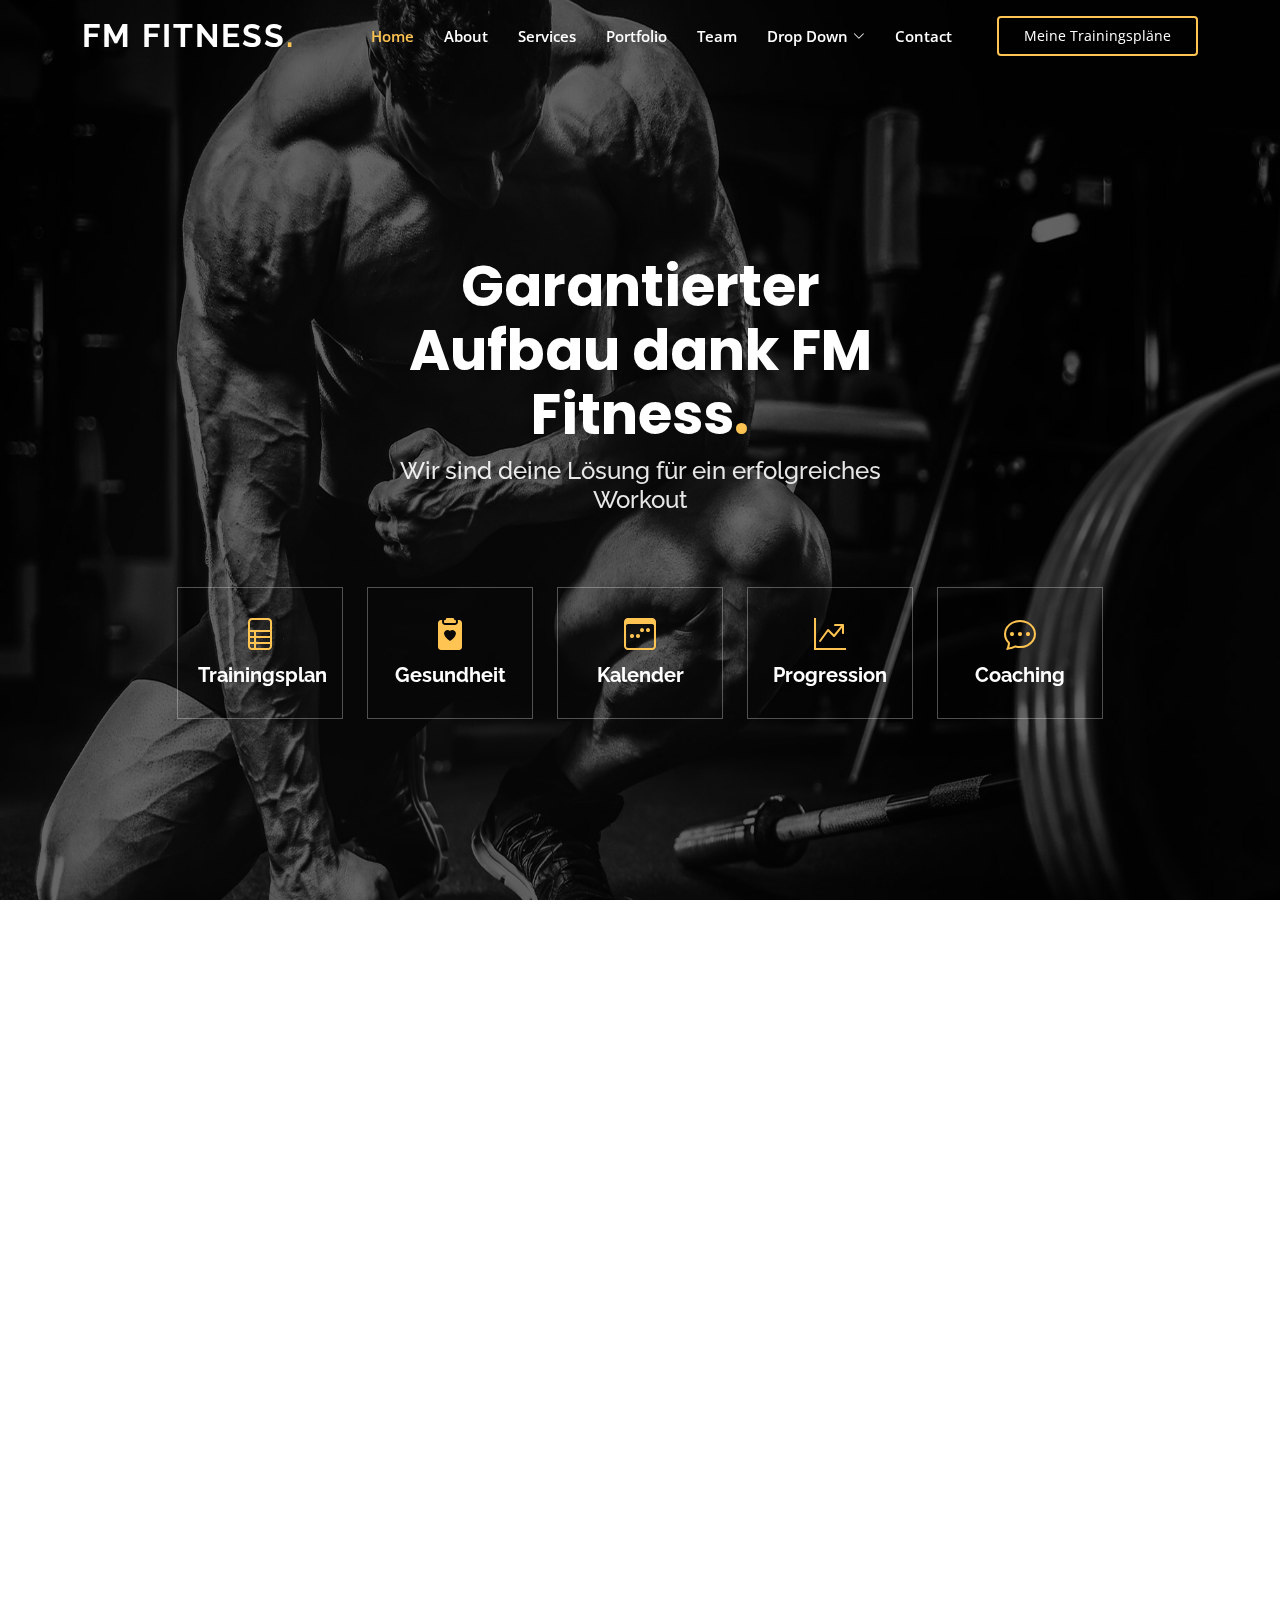
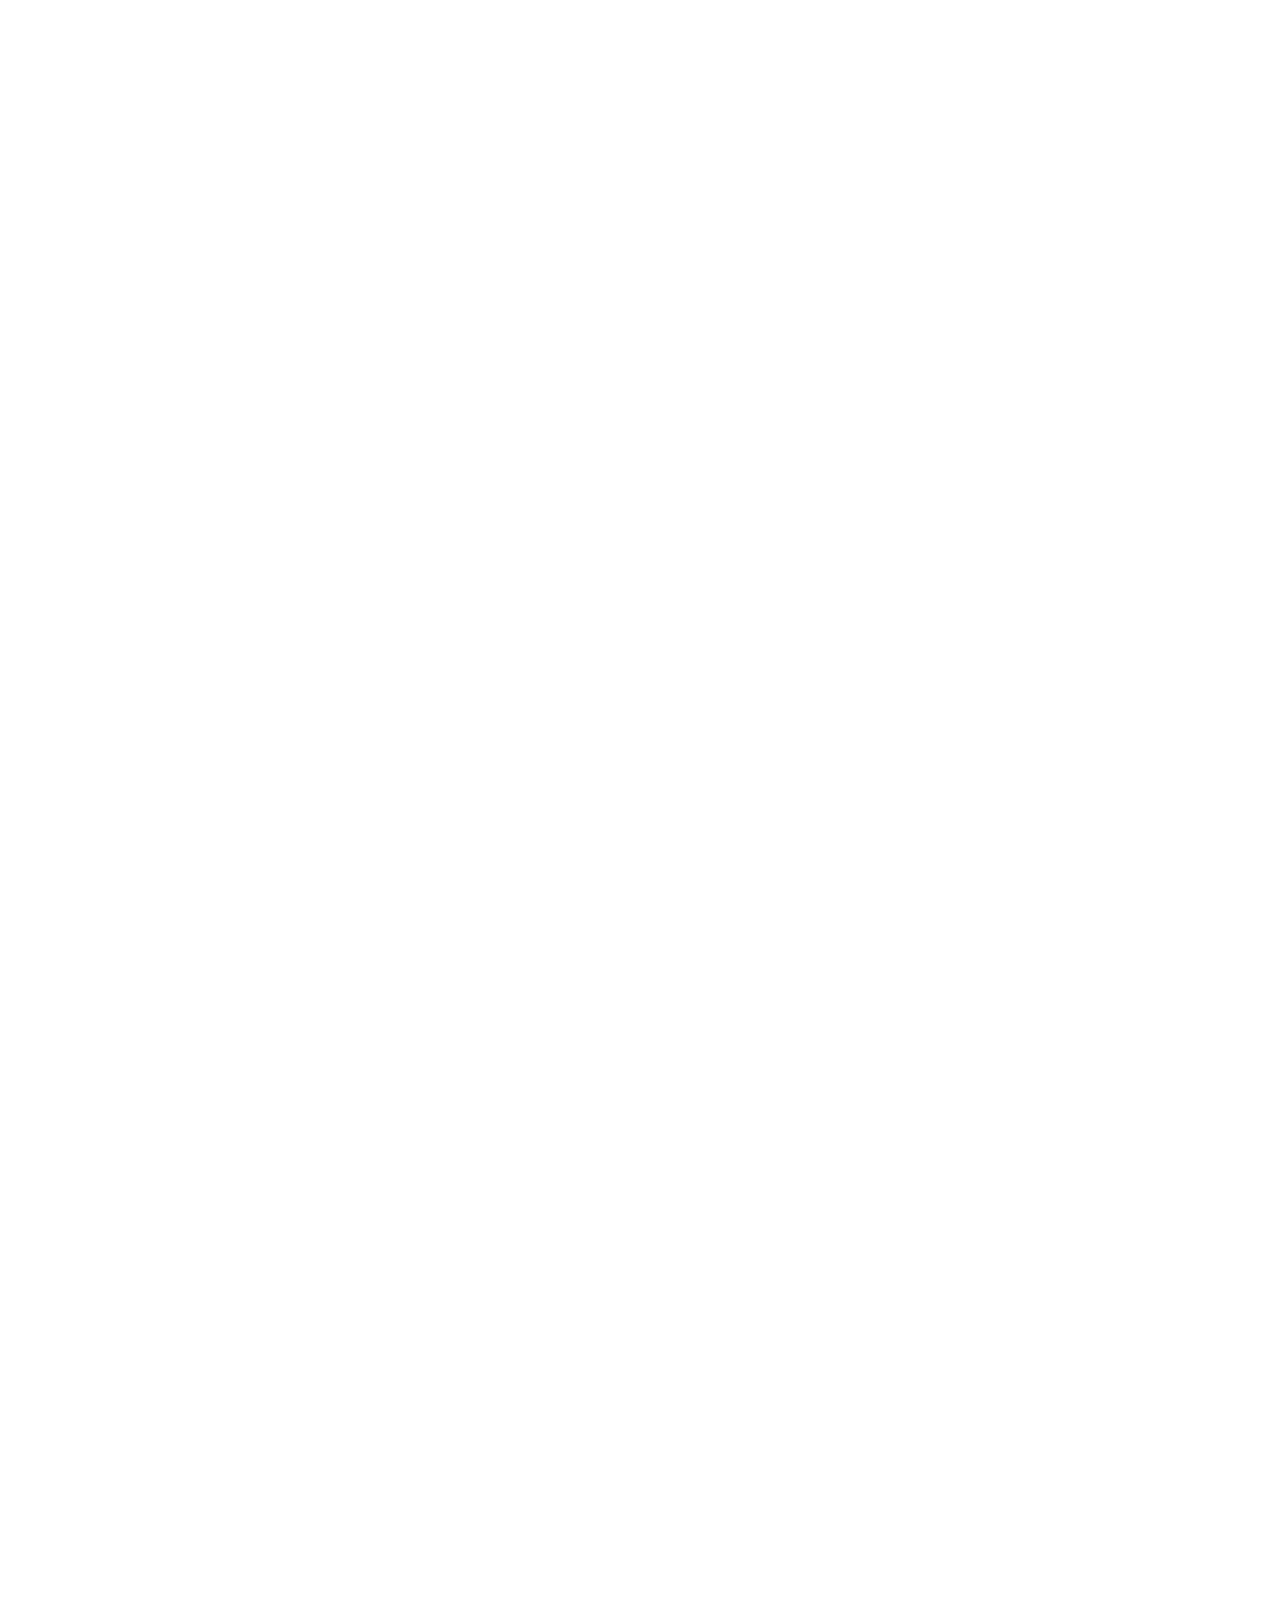
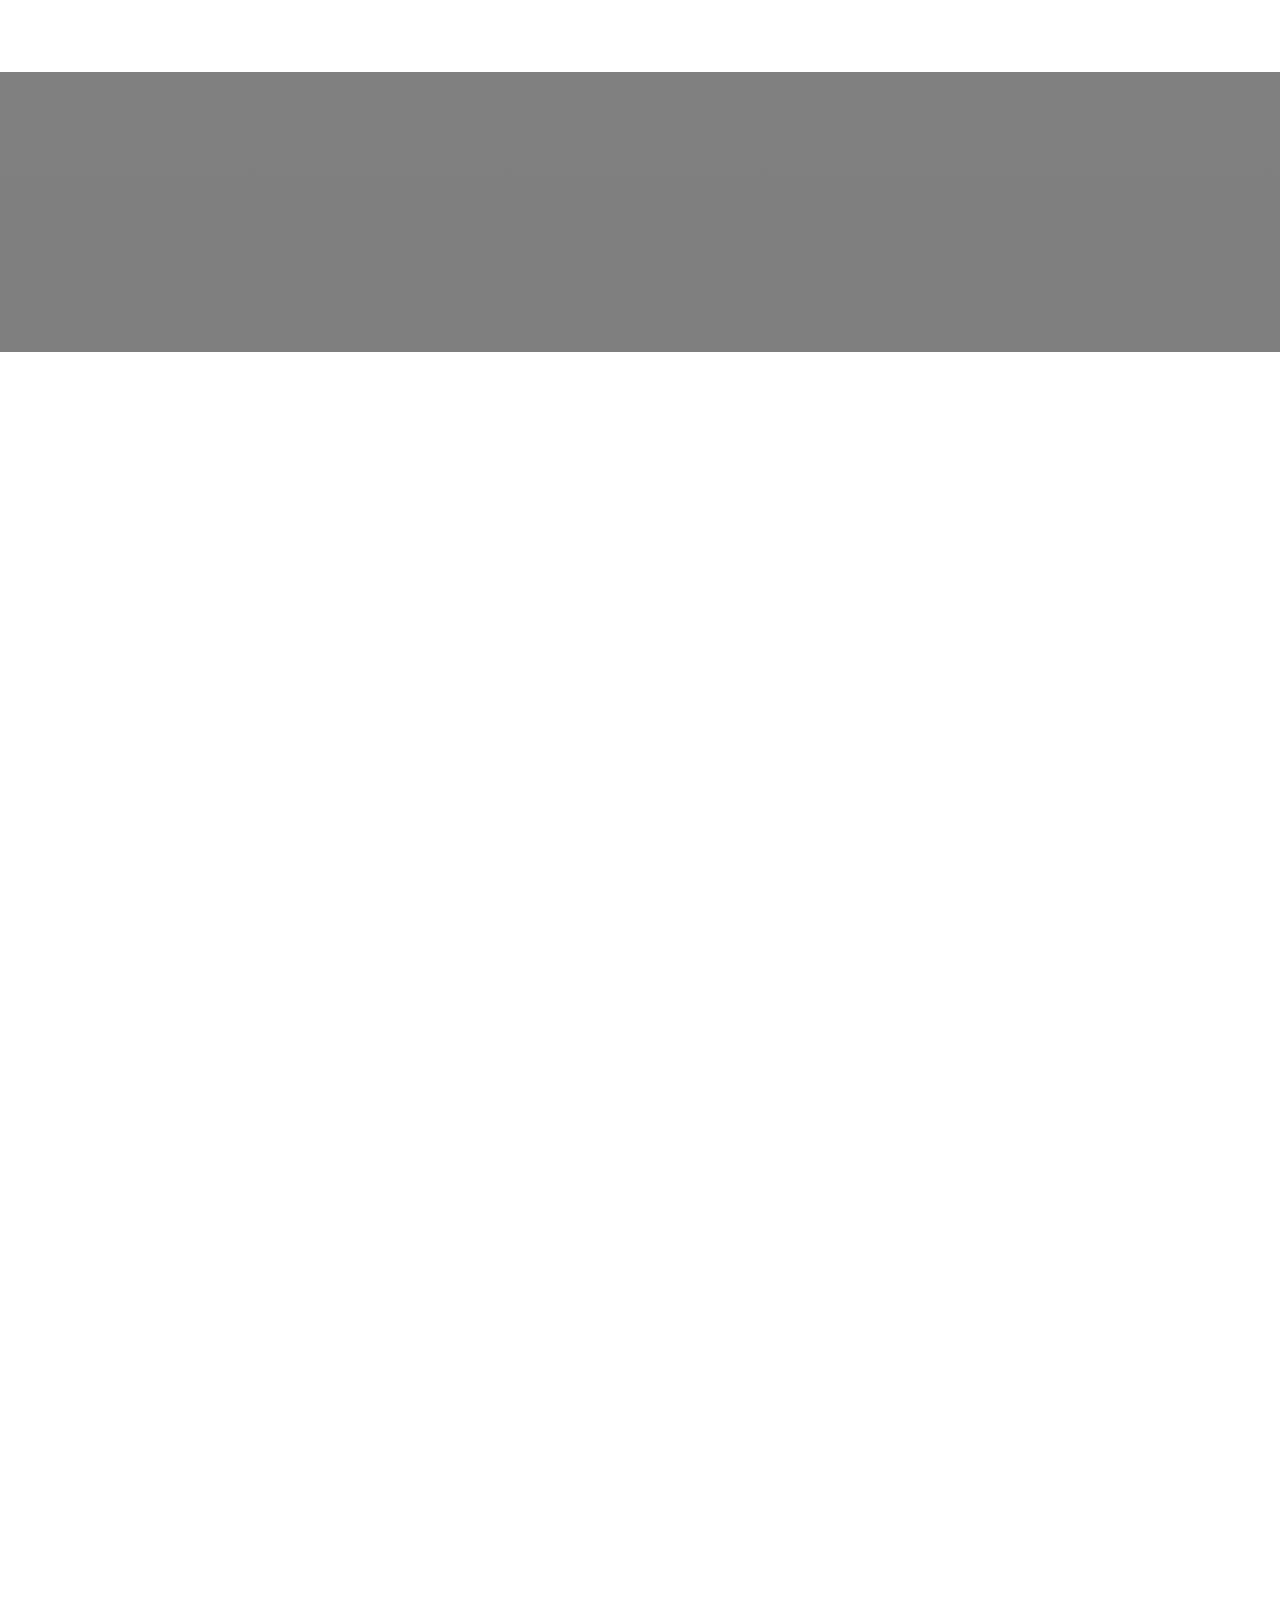
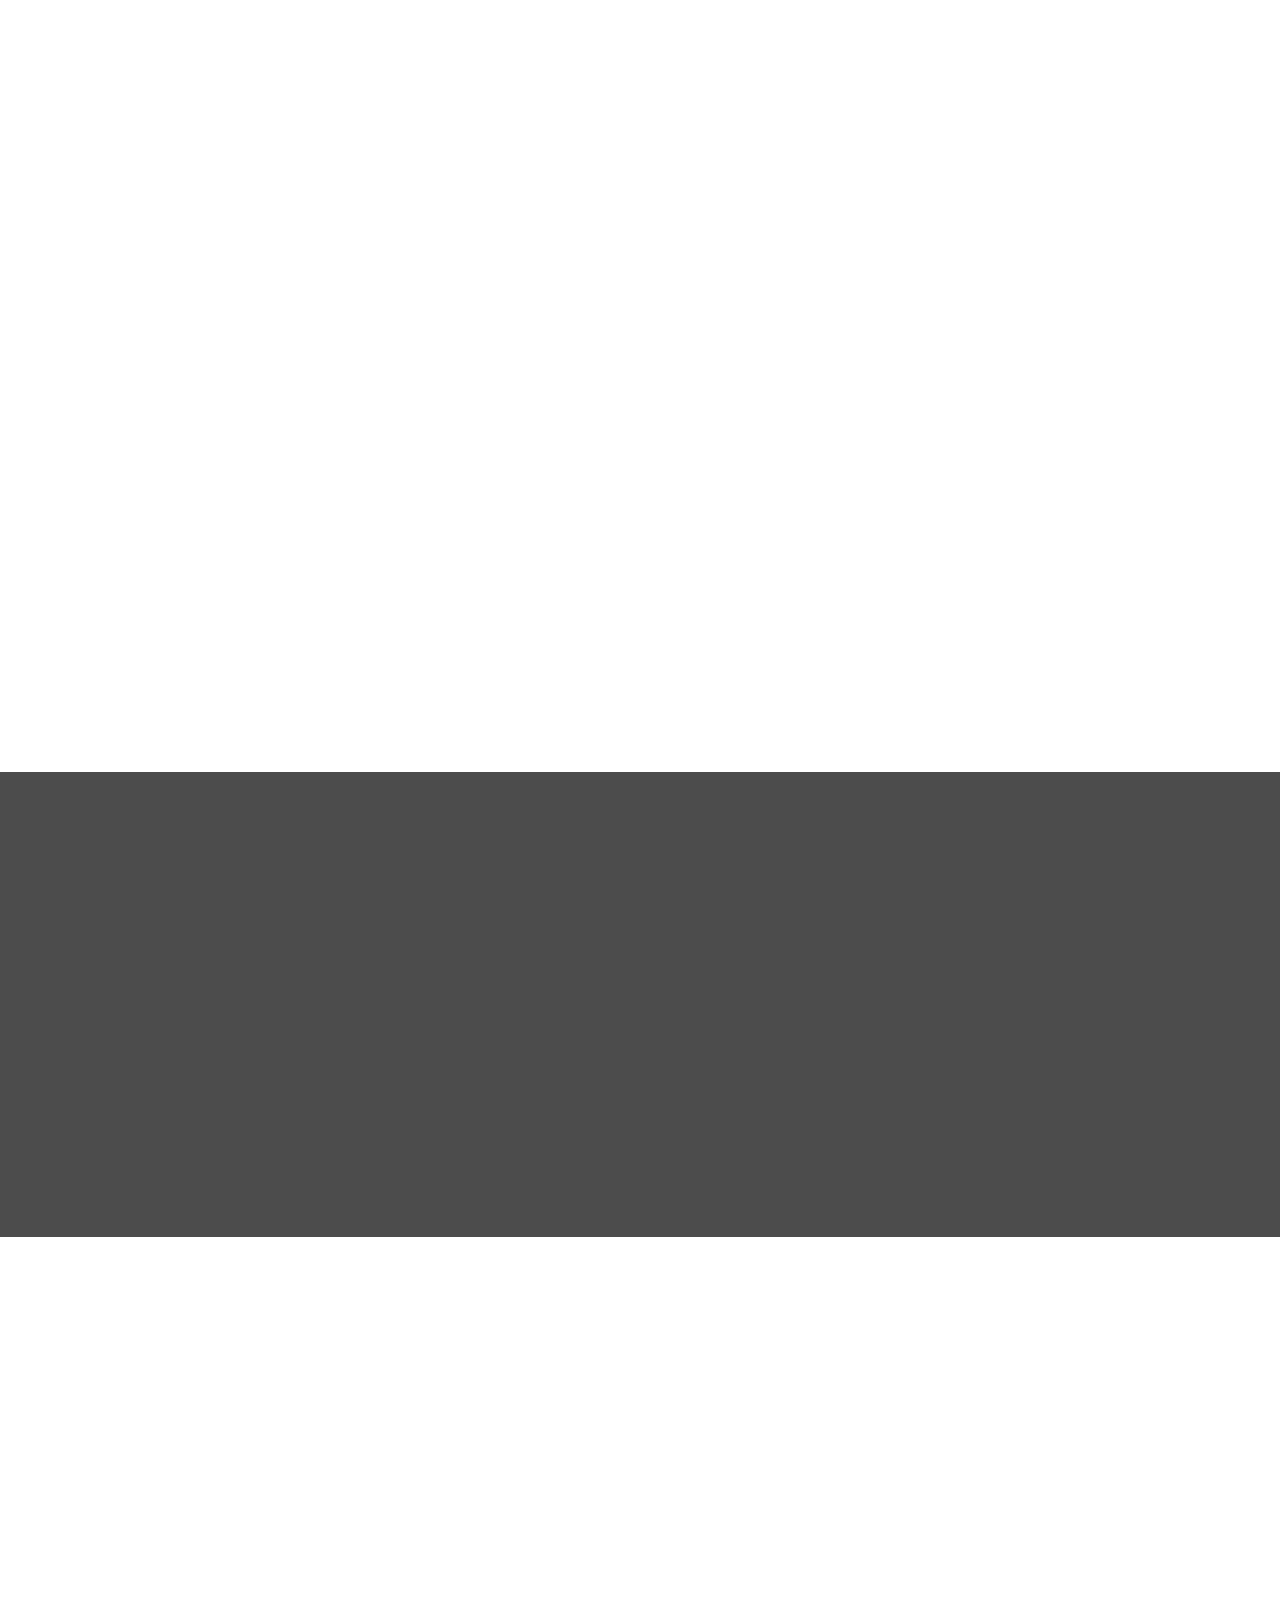
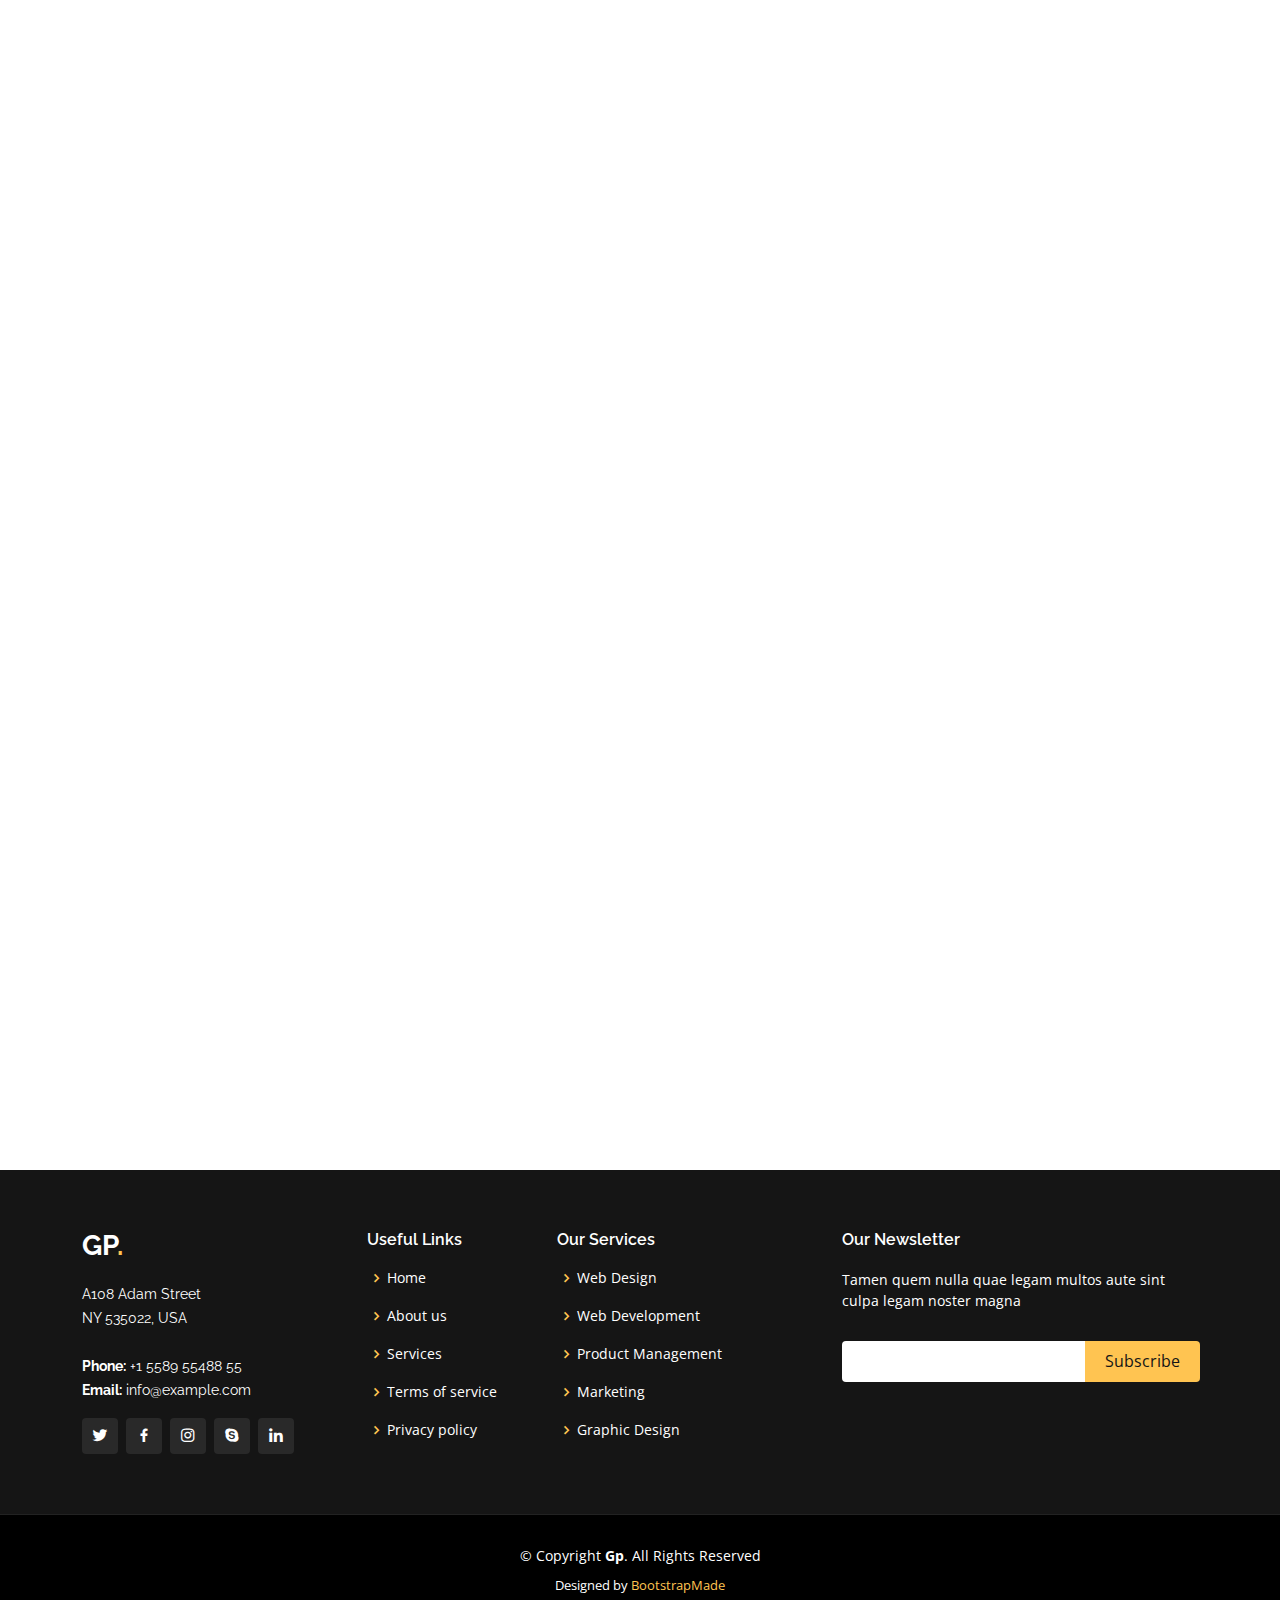
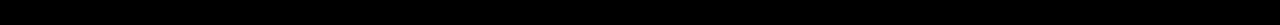
<file: Projekt/index.html>
<!DOCTYPE html>
<html lang="en">

<head>
  <meta charset="utf-8">
  <meta content="width=device-width, initial-scale=1.0" name="viewport">

  <title>FM Fitness Homepage</title>
  <meta content="" name="description">
  <meta content="" name="keywords">

  <!-- Favicons -->
  <link href="assets/img/favicon.png" rel="icon">
  <link href="assets/img/apple-touch-icon.png" rel="apple-touch-icon">

  <!-- Google Fonts -->
  <link href="https://fonts.googleapis.com/css?family=Open+Sans:300,300i,400,400i,600,600i,700,700i|Raleway:300,300i,400,400i,500,500i,600,600i,700,700i|Poppins:300,300i,400,400i,500,500i,600,600i,700,700i" rel="stylesheet">

  <!-- Vendor CSS Files -->
  <link href="assets/vendor/aos/aos.css" rel="stylesheet">
  <link href="assets/vendor/bootstrap/css/bootstrap.min.css" rel="stylesheet">
  <link href="assets/vendor/bootstrap-icons/bootstrap-icons.css" rel="stylesheet">
  <link href="assets/vendor/boxicons/css/boxicons.min.css" rel="stylesheet">
  <link href="assets/vendor/glightbox/css/glightbox.min.css" rel="stylesheet">
  <link href="assets/vendor/remixicon/remixicon.css" rel="stylesheet">
  <link href="assets/vendor/swiper/swiper-bundle.min.css" rel="stylesheet">

  <!-- Template Main CSS File -->
  <link href="assets/css/style.css" rel="stylesheet">

  <!-- =======================================================
  * Template Name: Gp
  * Updated: Mar 10 2023 with Bootstrap v5.2.3
  * Template URL: https://bootstrapmade.com/gp-free-multipurpose-html-bootstrap-template/
  * Author: BootstrapMade.com
  * License: https://bootstrapmade.com/license/
  ======================================================== -->
</head>

<body>

  <!-- ======= Header ======= -->
  <header id="header" class="fixed-top ">
    <div class="container d-flex align-items-center justify-content-lg-between">

      <h1 class="logo me-auto me-lg-0"><a href="index.html">FM Fitness<span>.</span></a></h1>
      <!-- Uncomment below if you prefer to use an image logo -->
      <!-- <a href="index.html" class="logo me-auto me-lg-0"><img src="assets/img/logo.png" alt="" class="img-fluid"></a>-->

      <nav id="navbar" class="navbar order-last order-lg-0">
        <ul>
          <li><a class="nav-link scrollto active" href="#hero">Home</a></li>
          <li><a class="nav-link scrollto" href="#about">About</a></li>
          <li><a class="nav-link scrollto" href="#services">Services</a></li>
          <li><a class="nav-link scrollto " href="#portfolio">Portfolio</a></li>
          <li><a class="nav-link scrollto" href="#team">Team</a></li>
          <li class="dropdown"><a href="#"><span>Drop Down</span> <i class="bi bi-chevron-down"></i></a>
            <ul>
              <li><a href="#">Drop Down 1</a></li>
              <li class="dropdown"><a href="#"><span>Deep Drop Down</span> <i class="bi bi-chevron-right"></i></a>
                <ul>
                  <li><a href="#">Deep Drop Down 1</a></li>
                  <li><a href="#">Deep Drop Down 2</a></li>
                  <li><a href="#">Deep Drop Down 3</a></li>
                  <li><a href="#">Deep Drop Down 4</a></li>
                  <li><a href="#">Deep Drop Down 5</a></li>
                </ul>
              </li>
              <li><a href="#">Drop Down 2</a></li>
              <li><a href="#">Drop Down 3</a></li>
              <li><a href="#">Drop Down 4</a></li>
            </ul>
          </li>
          <li><a class="nav-link scrollto" href="#contact">Contact</a></li>
        </ul>
        <i class="bi bi-list mobile-nav-toggle"></i>
      </nav><!-- .navbar -->

      <a href="login/signin.html" class="get-started-btn scrollto">Meine Trainingspläne</a>

    </div>
  </header><!-- End Header -->

  <!-- ======= Hero Section ======= -->
  <section id="hero" class="d-flex align-items-center justify-content-center">
    <div class="container" data-aos="fade-up">

      <div class="row justify-content-center" data-aos="fade-up" data-aos-delay="150">
        <div class="col-xl-6 col-lg-8">
          <h1>Garantierter Aufbau dank FM Fitness<span>.</span></h1>
          <h2>Wir sind deine Lösung für ein erfolgreiches Workout</h2>
        </div>
      </div>

      <div class="row gy-4 mt-5 justify-content-center" data-aos="zoom-in" data-aos-delay="250">
        <div class="col-xl-2 col-md-4">
          <div class="icon-box">
            <i class="bi bi-file-ruled"></i>
            <h3><a href="">Trainingsplan</a></h3>
          </div>
        </div>
        <div class="col-xl-2 col-md-4">
          <div class="icon-box">
            <i class="bi bi-clipboard2-heart-fill"></i>
            <h3><a href="">Gesundheit</a></h3>
          </div>
        </div>
        <div class="col-xl-2 col-md-4">
          <div class="icon-box">
            <i class="bi bi-calendar3-week"></i>
            <h3><a href="">Kalender</a></h3>
          </div>
        </div>
        <div class="col-xl-2 col-md-4">
          <div class="icon-box">
            <i class="bi bi-graph-up-arrow"></i>
            <h3><a href="">Progression</a></h3>
          </div>
        </div>
        <div class="col-xl-2 col-md-4">
          <div class="icon-box">
            <i class="bi bi-chat-dots"></i>
            <h3><a href="">Coaching</a></h3>
          </div>
        </div>
      </div>

    </div>
  </section><!-- End Hero -->

  <main id="main">

    <!-- ======= About Section ======= -->
    <section id="about" class="about">
      <div class="container" data-aos="fade-up">

        <div class="row">
          <div class="col-lg-6 order-1 order-lg-2" data-aos="fade-left" data-aos-delay="100">
            <img src="assets/img/about.jpg" class="img-fluid" alt="">
          </div>
          <div class="col-lg-6 pt-4 pt-lg-0 order-2 order-lg-1 content" data-aos="fade-right" data-aos-delay="100">
            <h3>Willkommen bei FM Fitness, Ihrem zuverlässigen Partner für Fitness und Gesundheit.</h3>
            <p class="fst-italic">
              Wir sind ein Unternehmen, das sich darauf konzentriert, Ihnen das bestmögliche Trainingserlebnis zu bieten, indem wir Ihnen personalisierte Trainingspläne, Gesundheitstracking und hochwertiges Personal Training anbieten.

Unsere Webseite ist die perfekte Lösung für alle Fitness-Enthusiasten und Bodybuilder, die ihre Trainingsroutine auf das nächste Level bringen möchten. Wir bieten eine Vielzahl von Funktionen an, um Ihnen dabei zu helfen, Ihre Ziele zu erreichen, einschließlich individueller Trainingspläne, fortschrittlicher Gesundheitstracking-Tools und persönlicher Betreuung durch unsere erfahrenen Trainer.
            </p>
            <ul>
              <li><i class="ri-check-double-line"></i> FM Fitness bietet personalisierte Trainingspläne, Gesundheitstracking und Personal Training an.</li>
              <li><i class="ri-check-double-line"></i> Die Webseite ist perfekt für Fitness-Enthusiasten und Bodybuilder.</li>
              <li><i class="ri-check-double-line"></i> FM Fitness ist bestrebt, Kunden zu motivieren und zu unterstützen, um individuelle Fitnessziele zu erreichen.</li>
            </ul>
            <p>
              Egal, ob Sie Gewicht verlieren, Muskeln aufbauen oder einfach Ihre Fitness verbessern möchten, bei FM Fitness sind Sie in guten Händen. 
            </p>
          </div>
        </div>

      </div>
    </section><!-- End About Section -->

    <!-- ======= Clients Section ======= -->
    <section id="clients" class="clients">
      <div class="container" data-aos="zoom-in">

        <div class="clients-slider swiper">
          <div class="swiper-wrapper align-items-center">
            <div class="swiper-slide"><img src="assets/img/clients/client-1.png" class="img-fluid" alt=""></div>
            <div class="swiper-slide"><img src="assets/img/clients/client-2.png" class="img-fluid" alt=""></div>
            <div class="swiper-slide"><img src="assets/img/clients/client-3.png" class="img-fluid" alt=""></div>
            <div class="swiper-slide"><img src="assets/img/clients/client-4.png" class="img-fluid" alt=""></div>
            <div class="swiper-slide"><img src="assets/img/clients/client-5.png" class="img-fluid" alt=""></div>
            <div class="swiper-slide"><img src="assets/img/clients/client-6.png" class="img-fluid" alt=""></div>
            <div class="swiper-slide"><img src="assets/img/clients/client-7.png" class="img-fluid" alt=""></div>
            <div class="swiper-slide"><img src="assets/img/clients/client-8.png" class="img-fluid" alt=""></div>
          </div>
          <div class="swiper-pagination"></div>
        </div>

      </div>
    </section><!-- End Clients Section -->

    <!-- ======= Features Section ======= -->
    <section id="features" class="features">
      <div class="container" data-aos="fade-up">

        <div class="row">
          <div class="image col-lg-6" style='background-image: url("assets/img/features.jpg");' data-aos="fade-right"></div>
          <div class="col-lg-6" data-aos="fade-left" data-aos-delay="100">
            <div class="icon-box mt-5 mt-lg-0" data-aos="zoom-in" data-aos-delay="150">
              <i class="bx bx-receipt"></i>
              <h4>Est labore ad</h4>
              <p>Consequuntur sunt aut quasi enim aliquam quae harum pariatur laboris nisi ut aliquip</p>
            </div>
            <div class="icon-box mt-5" data-aos="zoom-in" data-aos-delay="150">
              <i class="bx bx-cube-alt"></i>
              <h4>Harum esse qui</h4>
              <p>Excepteur sint occaecat cupidatat non proident, sunt in culpa qui officia deserunt</p>
            </div>
            <div class="icon-box mt-5" data-aos="zoom-in" data-aos-delay="150">
              <i class="bx bx-images"></i>
              <h4>Aut occaecati</h4>
              <p>Aut suscipit aut cum nemo deleniti aut omnis. Doloribus ut maiores omnis facere</p>
            </div>
            <div class="icon-box mt-5" data-aos="zoom-in" data-aos-delay="150">
              <i class="bx bx-shield"></i>
              <h4>Beatae veritatis</h4>
              <p>Expedita veritatis consequuntur nihil tempore laudantium vitae denat pacta</p>
            </div>
          </div>
        </div>

      </div>
    </section><!-- End Features Section -->

    <!-- ======= Services Section ======= -->
    <section id="services" class="services">
      <div class="container" data-aos="fade-up">

        <div class="section-title">
          <h2>Services</h2>
          <p>Check our Services</p>
        </div>

        <div class="row">
          <div class="col-lg-4 col-md-6 d-flex align-items-stretch" data-aos="zoom-in" data-aos-delay="100">
            <div class="icon-box">
              <div class="icon"><i class="bx bxl-dribbble"></i></div>
              <h4><a href="">Lorem Ipsum</a></h4>
              <p>Voluptatum deleniti atque corrupti quos dolores et quas molestias excepturi</p>
            </div>
          </div>

          <div class="col-lg-4 col-md-6 d-flex align-items-stretch mt-4 mt-md-0" data-aos="zoom-in" data-aos-delay="200">
            <div class="icon-box">
              <div class="icon"><i class="bx bx-file"></i></div>
              <h4><a href="">Sed ut perspiciatis</a></h4>
              <p>Duis aute irure dolor in reprehenderit in voluptate velit esse cillum dolore</p>
            </div>
          </div>

          <div class="col-lg-4 col-md-6 d-flex align-items-stretch mt-4 mt-lg-0" data-aos="zoom-in" data-aos-delay="300">
            <div class="icon-box">
              <div class="icon"><i class="bx bx-tachometer"></i></div>
              <h4><a href="">Magni Dolores</a></h4>
              <p>Excepteur sint occaecat cupidatat non proident, sunt in culpa qui officia</p>
            </div>
          </div>

          <div class="col-lg-4 col-md-6 d-flex align-items-stretch mt-4" data-aos="zoom-in" data-aos-delay="100">
            <div class="icon-box">
              <div class="icon"><i class="bx bx-world"></i></div>
              <h4><a href="">Nemo Enim</a></h4>
              <p>At vero eos et accusamus et iusto odio dignissimos ducimus qui blanditiis</p>
            </div>
          </div>

          <div class="col-lg-4 col-md-6 d-flex align-items-stretch mt-4" data-aos="zoom-in" data-aos-delay="200">
            <div class="icon-box">
              <div class="icon"><i class="bx bx-slideshow"></i></div>
              <h4><a href="">Dele cardo</a></h4>
              <p>Quis consequatur saepe eligendi voluptatem consequatur dolor consequuntur</p>
            </div>
          </div>

          <div class="col-lg-4 col-md-6 d-flex align-items-stretch mt-4" data-aos="zoom-in" data-aos-delay="300">
            <div class="icon-box">
              <div class="icon"><i class="bx bx-arch"></i></div>
              <h4><a href="">Divera don</a></h4>
              <p>Modi nostrum vel laborum. Porro fugit error sit minus sapiente sit aspernatur</p>
            </div>
          </div>

        </div>

      </div>
    </section><!-- End Services Section -->

    <!-- ======= Cta Section ======= -->
    <section id="cta" class="cta">
      <div class="container" data-aos="zoom-in">

        <div class="text-center">
          <h3>Call To Action</h3>
          <p> Duis aute irure dolor in reprehenderit in voluptate velit esse cillum dolore eu fugiat nulla pariatur. Excepteur sint occaecat cupidatat non proident, sunt in culpa qui officia deserunt mollit anim id est laborum.</p>
          <a class="cta-btn" href="#">Call To Action</a>
        </div>

      </div>
    </section><!-- End Cta Section -->

    <!-- ======= Portfolio Section ======= -->
    <section id="portfolio" class="portfolio">
      <div class="container" data-aos="fade-up">

        <div class="section-title">
          <h2>Portfolio</h2>
          <p>Check our Portfolio</p>
        </div>

        <div class="row" data-aos="fade-up" data-aos-delay="100">
          <div class="col-lg-12 d-flex justify-content-center">
            <ul id="portfolio-flters">
              <li data-filter="*" class="filter-active">All</li>
              <li data-filter=".filter-app">App</li>
              <li data-filter=".filter-card">Card</li>
              <li data-filter=".filter-web">Web</li>
            </ul>
          </div>
        </div>

        <div class="row portfolio-container" data-aos="fade-up" data-aos-delay="200">

          <div class="col-lg-4 col-md-6 portfolio-item filter-app">
            <div class="portfolio-wrap">
              <img src="assets/img/portfolio/portfolio-1.jpg" class="img-fluid" alt="">
              <div class="portfolio-info">
                <h4>App 1</h4>
                <p>App</p>
                <div class="portfolio-links">
                  <a href="assets/img/portfolio/portfolio-1.jpg" data-gallery="portfolioGallery" class="portfolio-lightbox" title="App 1"><i class="bx bx-plus"></i></a>
                  <a href="portfolio-details.html" title="More Details"><i class="bx bx-link"></i></a>
                </div>
              </div>
            </div>
          </div>

          <div class="col-lg-4 col-md-6 portfolio-item filter-web">
            <div class="portfolio-wrap">
              <img src="assets/img/portfolio/portfolio-2.jpg" class="img-fluid" alt="">
              <div class="portfolio-info">
                <h4>Web 3</h4>
                <p>Web</p>
                <div class="portfolio-links">
                  <a href="assets/img/portfolio/portfolio-2.jpg" data-gallery="portfolioGallery" class="portfolio-lightbox" title="Web 3"><i class="bx bx-plus"></i></a>
                  <a href="portfolio-details.html" title="More Details"><i class="bx bx-link"></i></a>
                </div>
              </div>
            </div>
          </div>

          <div class="col-lg-4 col-md-6 portfolio-item filter-app">
            <div class="portfolio-wrap">
              <img src="assets/img/portfolio/portfolio-3.jpg" class="img-fluid" alt="">
              <div class="portfolio-info">
                <h4>App 2</h4>
                <p>App</p>
                <div class="portfolio-links">
                  <a href="assets/img/portfolio/portfolio-3.jpg" data-gallery="portfolioGallery" class="portfolio-lightbox" title="App 2"><i class="bx bx-plus"></i></a>
                  <a href="portfolio-details.html" title="More Details"><i class="bx bx-link"></i></a>
                </div>
              </div>
            </div>
          </div>

          <div class="col-lg-4 col-md-6 portfolio-item filter-card">
            <div class="portfolio-wrap">
              <img src="assets/img/portfolio/portfolio-4.jpg" class="img-fluid" alt="">
              <div class="portfolio-info">
                <h4>Card 2</h4>
                <p>Card</p>
                <div class="portfolio-links">
                  <a href="assets/img/portfolio/portfolio-4.jpg" data-gallery="portfolioGallery" class="portfolio-lightbox" title="Card 2"><i class="bx bx-plus"></i></a>
                  <a href="portfolio-details.html" title="More Details"><i class="bx bx-link"></i></a>
                </div>
              </div>
            </div>
          </div>

          <div class="col-lg-4 col-md-6 portfolio-item filter-web">
            <div class="portfolio-wrap">
              <img src="assets/img/portfolio/portfolio-5.jpg" class="img-fluid" alt="">
              <div class="portfolio-info">
                <h4>Web 2</h4>
                <p>Web</p>
                <div class="portfolio-links">
                  <a href="assets/img/portfolio/portfolio-5.jpg" data-gallery="portfolioGallery" class="portfolio-lightbox" title="Web 2"><i class="bx bx-plus"></i></a>
                  <a href="portfolio-details.html" title="More Details"><i class="bx bx-link"></i></a>
                </div>
              </div>
            </div>
          </div>

          <div class="col-lg-4 col-md-6 portfolio-item filter-app">
            <div class="portfolio-wrap">
              <img src="assets/img/portfolio/portfolio-6.jpg" class="img-fluid" alt="">
              <div class="portfolio-info">
                <h4>App 3</h4>
                <p>App</p>
                <div class="portfolio-links">
                  <a href="assets/img/portfolio/portfolio-6.jpg" data-gallery="portfolioGallery" class="portfolio-lightbox" title="App 3"><i class="bx bx-plus"></i></a>
                  <a href="portfolio-details.html" title="More Details"><i class="bx bx-link"></i></a>
                </div>
              </div>
            </div>
          </div>

          <div class="col-lg-4 col-md-6 portfolio-item filter-card">
            <div class="portfolio-wrap">
              <img src="assets/img/portfolio/portfolio-7.jpg" class="img-fluid" alt="">
              <div class="portfolio-info">
                <h4>Card 1</h4>
                <p>Card</p>
                <div class="portfolio-links">
                  <a href="assets/img/portfolio/portfolio-7.jpg" data-gallery="portfolioGallery" class="portfolio-lightbox" title="Card 1"><i class="bx bx-plus"></i></a>
                  <a href="portfolio-details.html" title="More Details"><i class="bx bx-link"></i></a>
                </div>
              </div>
            </div>
          </div>

          <div class="col-lg-4 col-md-6 portfolio-item filter-card">
            <div class="portfolio-wrap">
              <img src="assets/img/portfolio/portfolio-8.jpg" class="img-fluid" alt="">
              <div class="portfolio-info">
                <h4>Card 3</h4>
                <p>Card</p>
                <div class="portfolio-links">
                  <a href="assets/img/portfolio/portfolio-8.jpg" data-gallery="portfolioGallery" class="portfolio-lightbox" title="Card 3"><i class="bx bx-plus"></i></a>
                  <a href="portfolio-details.html" title="More Details"><i class="bx bx-link"></i></a>
                </div>
              </div>
            </div>
          </div>

          <div class="col-lg-4 col-md-6 portfolio-item filter-web">
            <div class="portfolio-wrap">
              <img src="assets/img/portfolio/portfolio-9.jpg" class="img-fluid" alt="">
              <div class="portfolio-info">
                <h4>Web 3</h4>
                <p>Web</p>
                <div class="portfolio-links">
                  <a href="assets/img/portfolio/portfolio-9.jpg" data-gallery="portfolioGallery" class="portfolio-lightbox" title="Web 3"><i class="bx bx-plus"></i></a>
                  <a href="portfolio-details.html" title="More Details"><i class="bx bx-link"></i></a>
                </div>
              </div>
            </div>
          </div>

        </div>

      </div>
    </section><!-- End Portfolio Section -->

    <!-- ======= Counts Section ======= -->
    <section id="counts" class="counts">
      <div class="container" data-aos="fade-up">

        <div class="row no-gutters">
          <div class="image col-xl-5 d-flex align-items-stretch justify-content-center justify-content-lg-start" data-aos="fade-right" data-aos-delay="100"></div>
          <div class="col-xl-7 ps-0 ps-lg-5 pe-lg-1 d-flex align-items-stretch" data-aos="fade-left" data-aos-delay="100">
            <div class="content d-flex flex-column justify-content-center">
              <h3>Voluptatem dignissimos provident quasi</h3>
              <p>
                Lorem ipsum dolor sit amet, consectetur adipiscing elit, sed do eiusmod tempor incididunt ut labore et dolore magna aliqua. Duis aute irure dolor in reprehenderit
              </p>
              <div class="row">
                <div class="col-md-6 d-md-flex align-items-md-stretch">
                  <div class="count-box">
                    <i class="bi bi-emoji-smile"></i>
                    <span data-purecounter-start="0" data-purecounter-end="65" data-purecounter-duration="2" class="purecounter"></span>
                    <p><strong>Happy Clients</strong> consequuntur voluptas nostrum aliquid ipsam architecto ut.</p>
                  </div>
                </div>

                <div class="col-md-6 d-md-flex align-items-md-stretch">
                  <div class="count-box">
                    <i class="bi bi-journal-richtext"></i>
                    <span data-purecounter-start="0" data-purecounter-end="85" data-purecounter-duration="2" class="purecounter"></span>
                    <p><strong>Projects</strong> adipisci atque cum quia aspernatur totam laudantium et quia dere tan</p>
                  </div>
                </div>

                <div class="col-md-6 d-md-flex align-items-md-stretch">
                  <div class="count-box">
                    <i class="bi bi-clock"></i>
                    <span data-purecounter-start="0" data-purecounter-end="35" data-purecounter-duration="4" class="purecounter"></span>
                    <p><strong>Years of experience</strong> aut commodi quaerat modi aliquam nam ducimus aut voluptate non vel</p>
                  </div>
                </div>

                <div class="col-md-6 d-md-flex align-items-md-stretch">
                  <div class="count-box">
                    <i class="bi bi-award"></i>
                    <span data-purecounter-start="0" data-purecounter-end="20" data-purecounter-duration="4" class="purecounter"></span>
                    <p><strong>Awards</strong> rerum asperiores dolor alias quo reprehenderit eum et nemo pad der</p>
                  </div>
                </div>
              </div>
            </div><!-- End .content-->
          </div>
        </div>

      </div>
    </section><!-- End Counts Section -->

    <!-- ======= Testimonials Section ======= -->
    <section id="testimonials" class="testimonials">
      <div class="container" data-aos="zoom-in">

        <div class="testimonials-slider swiper" data-aos="fade-up" data-aos-delay="100">
          <div class="swiper-wrapper">

            <div class="swiper-slide">
              <div class="testimonial-item">
                <img src="assets/img/testimonials/testimonials-1.jpg" class="testimonial-img" alt="">
                <h3>Marc Schmidlin</h3>
                <h4>Ceo &amp; Founder</h4>
                <p>
                  <i class="bx bxs-quote-alt-left quote-icon-left"></i>
                  Proin iaculis purus consequat sem cure digni ssim donec porttitora entum suscipit rhoncus. Accusantium quam, ultricies eget id, aliquam eget nibh et. Maecen aliquam, risus at semper.
                  <i class="bx bxs-quote-alt-right quote-icon-right"></i>
                </p>
              </div>
            </div><!-- End testimonial item -->

            <div class="swiper-slide">
              <div class="testimonial-item">
                <img src="assets/img/testimonials/testimonials-2.jpg" class="testimonial-img" alt="">
                <h3>Flavio Schaffer</h3>
                <h4>CO Founder &amp;</h4>
                <p>
                  <i class="bx bxs-quote-alt-left quote-icon-left"></i>
                  Export tempor illum tamen malis malis eram quae irure esse labore quem cillum quid cillum eram malis quorum velit fore eram velit sunt aliqua noster fugiat irure amet legam anim culpa.
                  <i class="bx bxs-quote-alt-right quote-icon-right"></i>
                </p>
              </div>
            </div><!-- End testimonial item -->

            <div class="swiper-slide">
              <div class="testimonial-item">
                <img src="assets/img/testimonials/testimonials-3.jpg" class="testimonial-img" alt="">
                <h3>Jena Karlis</h3>
                <h4>Store Owner</h4>
                <p>
                  <i class="bx bxs-quote-alt-left quote-icon-left"></i>
                  Enim nisi quem export duis labore cillum quae magna enim sint quorum nulla quem veniam duis minim tempor labore quem eram duis noster aute amet eram fore quis sint minim.
                  <i class="bx bxs-quote-alt-right quote-icon-right"></i>
                </p>
              </div>
            </div><!-- End testimonial item -->

            <div class="swiper-slide">
              <div class="testimonial-item">
                <img src="assets/img/testimonials/testimonials-4.jpg" class="testimonial-img" alt="">
                <h3>Matt Brandon</h3>
                <h4>Freelancer</h4>
                <p>
                  <i class="bx bxs-quote-alt-left quote-icon-left"></i>
                  Fugiat enim eram quae cillum dolore dolor amet nulla culpa multos export minim fugiat minim velit minim dolor enim duis veniam ipsum anim magna sunt elit fore quem dolore labore illum veniam.
                  <i class="bx bxs-quote-alt-right quote-icon-right"></i>
                </p>
              </div>
            </div><!-- End testimonial item -->

            <div class="swiper-slide">
              <div class="testimonial-item">
                <img src="assets/img/testimonials/testimonials-5.jpg" class="testimonial-img" alt="">
                <h3>John Larson</h3>
                <h4>Entrepreneur</h4>
                <p>
                  <i class="bx bxs-quote-alt-left quote-icon-left"></i>
                  Quis quorum aliqua sint quem legam fore sunt eram irure aliqua veniam tempor noster veniam enim culpa labore duis sunt culpa nulla illum cillum fugiat legam esse veniam culpa fore nisi cillum quid.
                  <i class="bx bxs-quote-alt-right quote-icon-right"></i>
                </p>
              </div>
            </div><!-- End testimonial item -->
          </div>
          <div class="swiper-pagination"></div>
        </div>

      </div>
    </section><!-- End Testimonials Section -->

    <!-- ======= Team Section ======= -->
    <section id="team" class="team">
      <div class="container" data-aos="fade-up">

        <div class="section-title">
          <h2>Team</h2>
          <p>Check our Team</p>
        </div>

        <div class="row">

          <div class="col-lg-3 col-md-6 d-flex align-items-stretch">
            <div class="member" data-aos="fade-up" data-aos-delay="100">
              <div class="member-img">
                <img src="assets/img/team/team-1.jpg" class="img-fluid" alt="">
                <div class="social">
                  <a href=""><i class="bi bi-twitter"></i></a>
                  <a href=""><i class="bi bi-facebook"></i></a>
                  <a href=""><i class="bi bi-instagram"></i></a>
                  <a href=""><i class="bi bi-linkedin"></i></a>
                </div>
              </div>
              <div class="member-info">
                <h4>Marc Schmidlin</h4>
                <span>Chief Executive Officer</span>
              </div>
            </div>
          </div>

          <div class="col-lg-3 col-md-6 d-flex align-items-stretch">
            <div class="member" data-aos="fade-up" data-aos-delay="200">
              <div class="member-img">
                <img src="assets/img/team/team-2.jpg" class="img-fluid" alt="">
                <div class="social">
                  <a href=""><i class="bi bi-twitter"></i></a>
                  <a href=""><i class="bi bi-facebook"></i></a>
                  <a href=""><i class="bi bi-instagram"></i></a>
                  <a href=""><i class="bi bi-linkedin"></i></a>
                </div>
              </div>
              <div class="member-info">
                <h4>Flavio Schaffner</h4>
                <span>60KG Bodybuilder</span>
              </div>
            </div>
          </div>

          <div class="col-lg-3 col-md-6 d-flex align-items-stretch">
            <div class="member" data-aos="fade-up" data-aos-delay="300">
              <div class="member-img">
                <img src="assets/img/team/team-3.jpg" class="img-fluid" alt="">
                <div class="social">
                  <a href=""><i class="bi bi-twitter"></i></a>
                  <a href=""><i class="bi bi-facebook"></i></a>
                  <a href=""><i class="bi bi-instagram"></i></a>
                  <a href=""><i class="bi bi-linkedin"></i></a>
                </div>
              </div>
              <div class="member-info">
                <h4>William Anderson</h4>
                <span>CTO</span>
              </div>
            </div>
          </div>

          <div class="col-lg-3 col-md-6 d-flex align-items-stretch">
            <div class="member" data-aos="fade-up" data-aos-delay="400">
              <div class="member-img">
                <img src="assets/img/team/team-4.jpg" class="img-fluid" alt="">
                <div class="social">
                  <a href=""><i class="bi bi-twitter"></i></a>
                  <a href=""><i class="bi bi-facebook"></i></a>
                  <a href=""><i class="bi bi-instagram"></i></a>
                  <a href=""><i class="bi bi-linkedin"></i></a>
                </div>
              </div>
              <div class="member-info">
                <h4>Amanda Jepson</h4>
                <span>Accountant</span>
              </div>
            </div>
          </div>

        </div>

      </div>
    </section><!-- End Team Section -->

    <!-- ======= Contact Section ======= -->
    <section id="contact" class="contact">
      <div class="container" data-aos="fade-up">

        <div class="section-title">
          <h2>Contact</h2>
          <p>Contact Us</p>
        </div>

        <div>
          <iframe style="border:0; width: 100%; height: 270px;" src="https://www.google.com/maps/embed?pb=!1m14!1m8!1m3!1d12097.433213460943!2d-74.0062269!3d40.7101282!3m2!1i1024!2i768!4f13.1!3m3!1m2!1s0x0%3A0xb89d1fe6bc499443!2sDowntown+Conference+Center!5e0!3m2!1smk!2sbg!4v1539943755621" frameborder="0" allowfullscreen></iframe>
        </div>

        <div class="row mt-5">

          <div class="col-lg-4">
            <div class="info">
              <div class="address">
                <i class="bi bi-geo-alt"></i>
                <h4>Location:</h4>
                <p>A108 Adam Street, New York, NY 535022</p>
              </div>

              <div class="email">
                <i class="bi bi-envelope"></i>
                <h4>Email:</h4>
                <p>info@example.com</p>
              </div>

              <div class="phone">
                <i class="bi bi-phone"></i>
                <h4>Call:</h4>
                <p>+1 5589 55488 55s</p>
              </div>

            </div>

          </div>

          <div class="col-lg-8 mt-5 mt-lg-0">

            <form action="forms/contact.php" method="post" role="form" class="php-email-form">
              <div class="row">
                <div class="col-md-6 form-group">
                  <input type="text" name="name" class="form-control" id="name" placeholder="Your Name" required>
                </div>
                <div class="col-md-6 form-group mt-3 mt-md-0">
                  <input type="email" class="form-control" name="email" id="email" placeholder="Your Email" required>
                </div>
              </div>
              <div class="form-group mt-3">
                <input type="text" class="form-control" name="subject" id="subject" placeholder="Subject" required>
              </div>
              <div class="form-group mt-3">
                <textarea class="form-control" name="message" rows="5" placeholder="Message" required></textarea>
              </div>
              <div class="my-3">
                <div class="loading">Loading</div>
                <div class="error-message"></div>
                <div class="sent-message">Your message has been sent. Thank you!</div>
              </div>
              <div class="text-center"><button type="submit">Send Message</button></div>
            </form>

          </div>

        </div>

      </div>
    </section><!-- End Contact Section -->

  </main><!-- End #main -->

  <!-- ======= Footer ======= -->
  <footer id="footer">
    <div class="footer-top">
      <div class="container">
        <div class="row">

          <div class="col-lg-3 col-md-6">
            <div class="footer-info">
              <h3>Gp<span>.</span></h3>
              <p>
                A108 Adam Street <br>
                NY 535022, USA<br><br>
                <strong>Phone:</strong> +1 5589 55488 55<br>
                <strong>Email:</strong> info@example.com<br>
              </p>
              <div class="social-links mt-3">
                <a href="#" class="twitter"><i class="bx bxl-twitter"></i></a>
                <a href="#" class="facebook"><i class="bx bxl-facebook"></i></a>
                <a href="#" class="instagram"><i class="bx bxl-instagram"></i></a>
                <a href="#" class="google-plus"><i class="bx bxl-skype"></i></a>
                <a href="#" class="linkedin"><i class="bx bxl-linkedin"></i></a>
              </div>
            </div>
          </div>

          <div class="col-lg-2 col-md-6 footer-links">
            <h4>Useful Links</h4>
            <ul>
              <li><i class="bx bx-chevron-right"></i> <a href="#">Home</a></li>
              <li><i class="bx bx-chevron-right"></i> <a href="#">About us</a></li>
              <li><i class="bx bx-chevron-right"></i> <a href="#">Services</a></li>
              <li><i class="bx bx-chevron-right"></i> <a href="#">Terms of service</a></li>
              <li><i class="bx bx-chevron-right"></i> <a href="#">Privacy policy</a></li>
            </ul>
          </div>

          <div class="col-lg-3 col-md-6 footer-links">
            <h4>Our Services</h4>
            <ul>
              <li><i class="bx bx-chevron-right"></i> <a href="#">Web Design</a></li>
              <li><i class="bx bx-chevron-right"></i> <a href="#">Web Development</a></li>
              <li><i class="bx bx-chevron-right"></i> <a href="#">Product Management</a></li>
              <li><i class="bx bx-chevron-right"></i> <a href="#">Marketing</a></li>
              <li><i class="bx bx-chevron-right"></i> <a href="#">Graphic Design</a></li>
            </ul>
          </div>

          <div class="col-lg-4 col-md-6 footer-newsletter">
            <h4>Our Newsletter</h4>
            <p>Tamen quem nulla quae legam multos aute sint culpa legam noster magna</p>
            <form action="" method="post">
              <input type="email" name="email"><input type="submit" value="Subscribe">
            </form>

          </div>

        </div>
      </div>
    </div>

    <div class="container">
      <div class="copyright">
        &copy; Copyright <strong><span>Gp</span></strong>. All Rights Reserved
      </div>
      <div class="credits">
        <!-- All the links in the footer should remain intact. -->
        <!-- You can delete the links only if you purchased the pro version. -->
        <!-- Licensing information: https://bootstrapmade.com/license/ -->
        <!-- Purchase the pro version with working PHP/AJAX contact form: https://bootstrapmade.com/gp-free-multipurpose-html-bootstrap-template/ -->
        Designed by <a href="https://bootstrapmade.com/">BootstrapMade</a>
      </div>
    </div>
  </footer><!-- End Footer -->

  <div id="preloader"></div>
  <a href="#" class="back-to-top d-flex align-items-center justify-content-center"><i class="bi bi-arrow-up-short"></i></a>

  <!-- Vendor JS Files -->
  <script src="assets/vendor/purecounter/purecounter_vanilla.js"></script>
  <script src="assets/vendor/aos/aos.js"></script>
  <script src="assets/vendor/bootstrap/js/bootstrap.bundle.min.js"></script>
  <script src="assets/vendor/glightbox/js/glightbox.min.js"></script>
  <script src="assets/vendor/isotope-layout/isotope.pkgd.min.js"></script>
  <script src="assets/vendor/swiper/swiper-bundle.min.js"></script>
  <script src="assets/vendor/php-email-form/validate.js"></script>

  <!-- Template Main JS File -->
  <script src="assets/js/main.js"></script>

</body>

</html>
</file>
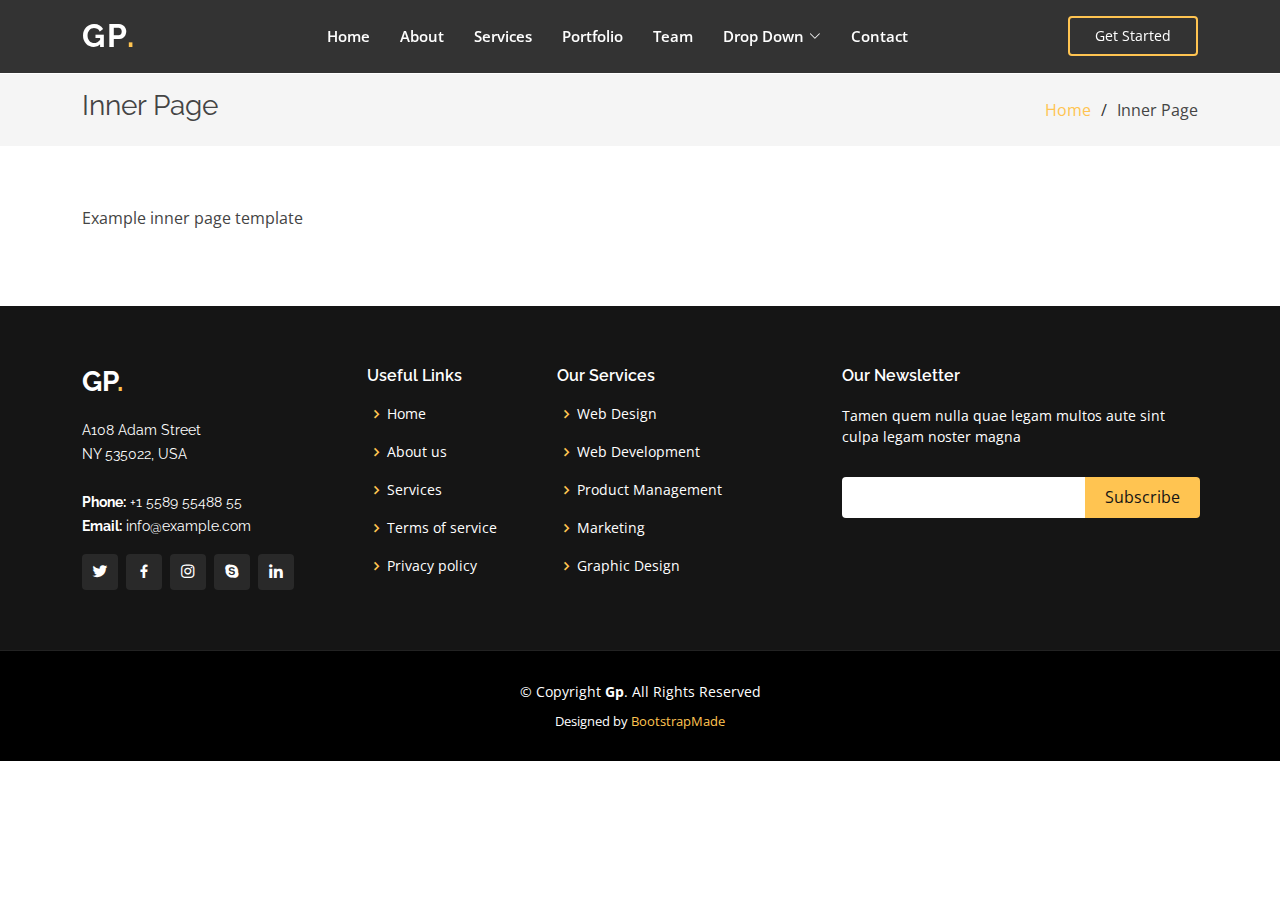
<file: Projekt/inner-page.html>
<!DOCTYPE html>
<html lang="en">

<head>
  <meta charset="utf-8">
  <meta content="width=device-width, initial-scale=1.0" name="viewport">

  <title>Inner Page - Gp Bootstrap Template</title>
  <meta content="" name="description">
  <meta content="" name="keywords">

  <!-- Favicons -->
  <link href="assets/img/favicon.png" rel="icon">
  <link href="assets/img/apple-touch-icon.png" rel="apple-touch-icon">

  <!-- Google Fonts -->
  <link href="https://fonts.googleapis.com/css?family=Open+Sans:300,300i,400,400i,600,600i,700,700i|Raleway:300,300i,400,400i,500,500i,600,600i,700,700i|Poppins:300,300i,400,400i,500,500i,600,600i,700,700i" rel="stylesheet">

  <!-- Vendor CSS Files -->
  <link href="assets/vendor/aos/aos.css" rel="stylesheet">
  <link href="assets/vendor/bootstrap/css/bootstrap.min.css" rel="stylesheet">
  <link href="assets/vendor/bootstrap-icons/bootstrap-icons.css" rel="stylesheet">
  <link href="assets/vendor/boxicons/css/boxicons.min.css" rel="stylesheet">
  <link href="assets/vendor/glightbox/css/glightbox.min.css" rel="stylesheet">
  <link href="assets/vendor/remixicon/remixicon.css" rel="stylesheet">
  <link href="assets/vendor/swiper/swiper-bundle.min.css" rel="stylesheet">

  <!-- Template Main CSS File -->
  <link href="assets/css/style.css" rel="stylesheet">

  <!-- =======================================================
  * Template Name: Gp
  * Updated: Mar 10 2023 with Bootstrap v5.2.3
  * Template URL: https://bootstrapmade.com/gp-free-multipurpose-html-bootstrap-template/
  * Author: BootstrapMade.com
  * License: https://bootstrapmade.com/license/
  ======================================================== -->
</head>

<body>

  <!-- ======= Header ======= -->
  <header id="header" class="fixed-top header-inner-pages">
    <div class="container d-flex align-items-center justify-content-lg-between">

      <h1 class="logo me-auto me-lg-0"><a href="index.html">Gp<span>.</span></a></h1>
      <!-- Uncomment below if you prefer to use an image logo -->
      <!-- <a href="index.html" class="logo me-auto me-lg-0"><img src="assets/img/logo.png" alt="" class="img-fluid"></a>-->

      <nav id="navbar" class="navbar order-last order-lg-0">
        <ul>
          <li><a class="nav-link scrollto " href="#hero">Home</a></li>
          <li><a class="nav-link scrollto" href="#about">About</a></li>
          <li><a class="nav-link scrollto" href="#services">Services</a></li>
          <li><a class="nav-link scrollto " href="#portfolio">Portfolio</a></li>
          <li><a class="nav-link scrollto" href="#team">Team</a></li>
          <li class="dropdown"><a href="#"><span>Drop Down</span> <i class="bi bi-chevron-down"></i></a>
            <ul>
              <li><a href="#">Drop Down 1</a></li>
              <li class="dropdown"><a href="#"><span>Deep Drop Down</span> <i class="bi bi-chevron-right"></i></a>
                <ul>
                  <li><a href="#">Deep Drop Down 1</a></li>
                  <li><a href="#">Deep Drop Down 2</a></li>
                  <li><a href="#">Deep Drop Down 3</a></li>
                  <li><a href="#">Deep Drop Down 4</a></li>
                  <li><a href="#">Deep Drop Down 5</a></li>
                </ul>
              </li>
              <li><a href="#">Drop Down 2</a></li>
              <li><a href="#">Drop Down 3</a></li>
              <li><a href="#">Drop Down 4</a></li>
            </ul>
          </li>
          <li><a class="nav-link scrollto" href="#contact">Contact</a></li>
        </ul>
        <i class="bi bi-list mobile-nav-toggle"></i>
      </nav><!-- .navbar -->

      <a href="#about" class="get-started-btn scrollto">Get Started</a>

    </div>
  </header><!-- End Header -->

  <main id="main">

    <!-- ======= Breadcrumbs ======= -->
    <section class="breadcrumbs">
      <div class="container">

        <div class="d-flex justify-content-between align-items-center">
          <h2>Inner Page</h2>
          <ol>
            <li><a href="index.html">Home</a></li>
            <li>Inner Page</li>
          </ol>
        </div>

      </div>
    </section><!-- End Breadcrumbs -->

    <section class="inner-page">
      <div class="container">
        <p>
          Example inner page template
        </p>
      </div>
    </section>

  </main><!-- End #main -->

  <!-- ======= Footer ======= -->
  <footer id="footer">
    <div class="footer-top">
      <div class="container">
        <div class="row">

          <div class="col-lg-3 col-md-6">
            <div class="footer-info">
              <h3>Gp<span>.</span></h3>
              <p>
                A108 Adam Street <br>
                NY 535022, USA<br><br>
                <strong>Phone:</strong> +1 5589 55488 55<br>
                <strong>Email:</strong> info@example.com<br>
              </p>
              <div class="social-links mt-3">
                <a href="#" class="twitter"><i class="bx bxl-twitter"></i></a>
                <a href="#" class="facebook"><i class="bx bxl-facebook"></i></a>
                <a href="#" class="instagram"><i class="bx bxl-instagram"></i></a>
                <a href="#" class="google-plus"><i class="bx bxl-skype"></i></a>
                <a href="#" class="linkedin"><i class="bx bxl-linkedin"></i></a>
              </div>
            </div>
          </div>

          <div class="col-lg-2 col-md-6 footer-links">
            <h4>Useful Links</h4>
            <ul>
              <li><i class="bx bx-chevron-right"></i> <a href="#">Home</a></li>
              <li><i class="bx bx-chevron-right"></i> <a href="#">About us</a></li>
              <li><i class="bx bx-chevron-right"></i> <a href="#">Services</a></li>
              <li><i class="bx bx-chevron-right"></i> <a href="#">Terms of service</a></li>
              <li><i class="bx bx-chevron-right"></i> <a href="#">Privacy policy</a></li>
            </ul>
          </div>

          <div class="col-lg-3 col-md-6 footer-links">
            <h4>Our Services</h4>
            <ul>
              <li><i class="bx bx-chevron-right"></i> <a href="#">Web Design</a></li>
              <li><i class="bx bx-chevron-right"></i> <a href="#">Web Development</a></li>
              <li><i class="bx bx-chevron-right"></i> <a href="#">Product Management</a></li>
              <li><i class="bx bx-chevron-right"></i> <a href="#">Marketing</a></li>
              <li><i class="bx bx-chevron-right"></i> <a href="#">Graphic Design</a></li>
            </ul>
          </div>

          <div class="col-lg-4 col-md-6 footer-newsletter">
            <h4>Our Newsletter</h4>
            <p>Tamen quem nulla quae legam multos aute sint culpa legam noster magna</p>
            <form action="" method="post">
              <input type="email" name="email"><input type="submit" value="Subscribe">
            </form>

          </div>

        </div>
      </div>
    </div>

    <div class="container">
      <div class="copyright">
        &copy; Copyright <strong><span>Gp</span></strong>. All Rights Reserved
      </div>
      <div class="credits">
        <!-- All the links in the footer should remain intact. -->
        <!-- You can delete the links only if you purchased the pro version. -->
        <!-- Licensing information: https://bootstrapmade.com/license/ -->
        <!-- Purchase the pro version with working PHP/AJAX contact form: https://bootstrapmade.com/gp-free-multipurpose-html-bootstrap-template/ -->
        Designed by <a href="https://bootstrapmade.com/">BootstrapMade</a>
      </div>
    </div>
  </footer><!-- End Footer -->

  <div id="preloader"></div>
  <a href="#" class="back-to-top d-flex align-items-center justify-content-center"><i class="bi bi-arrow-up-short"></i></a>

  <!-- Vendor JS Files -->
  <script src="assets/vendor/purecounter/purecounter_vanilla.js"></script>
  <script src="assets/vendor/aos/aos.js"></script>
  <script src="assets/vendor/bootstrap/js/bootstrap.bundle.min.js"></script>
  <script src="assets/vendor/glightbox/js/glightbox.min.js"></script>
  <script src="assets/vendor/isotope-layout/isotope.pkgd.min.js"></script>
  <script src="assets/vendor/swiper/swiper-bundle.min.js"></script>
  <script src="assets/vendor/php-email-form/validate.js"></script>

  <!-- Template Main JS File -->
  <script src="assets/js/main.js"></script>

</body>

</html>
</file>
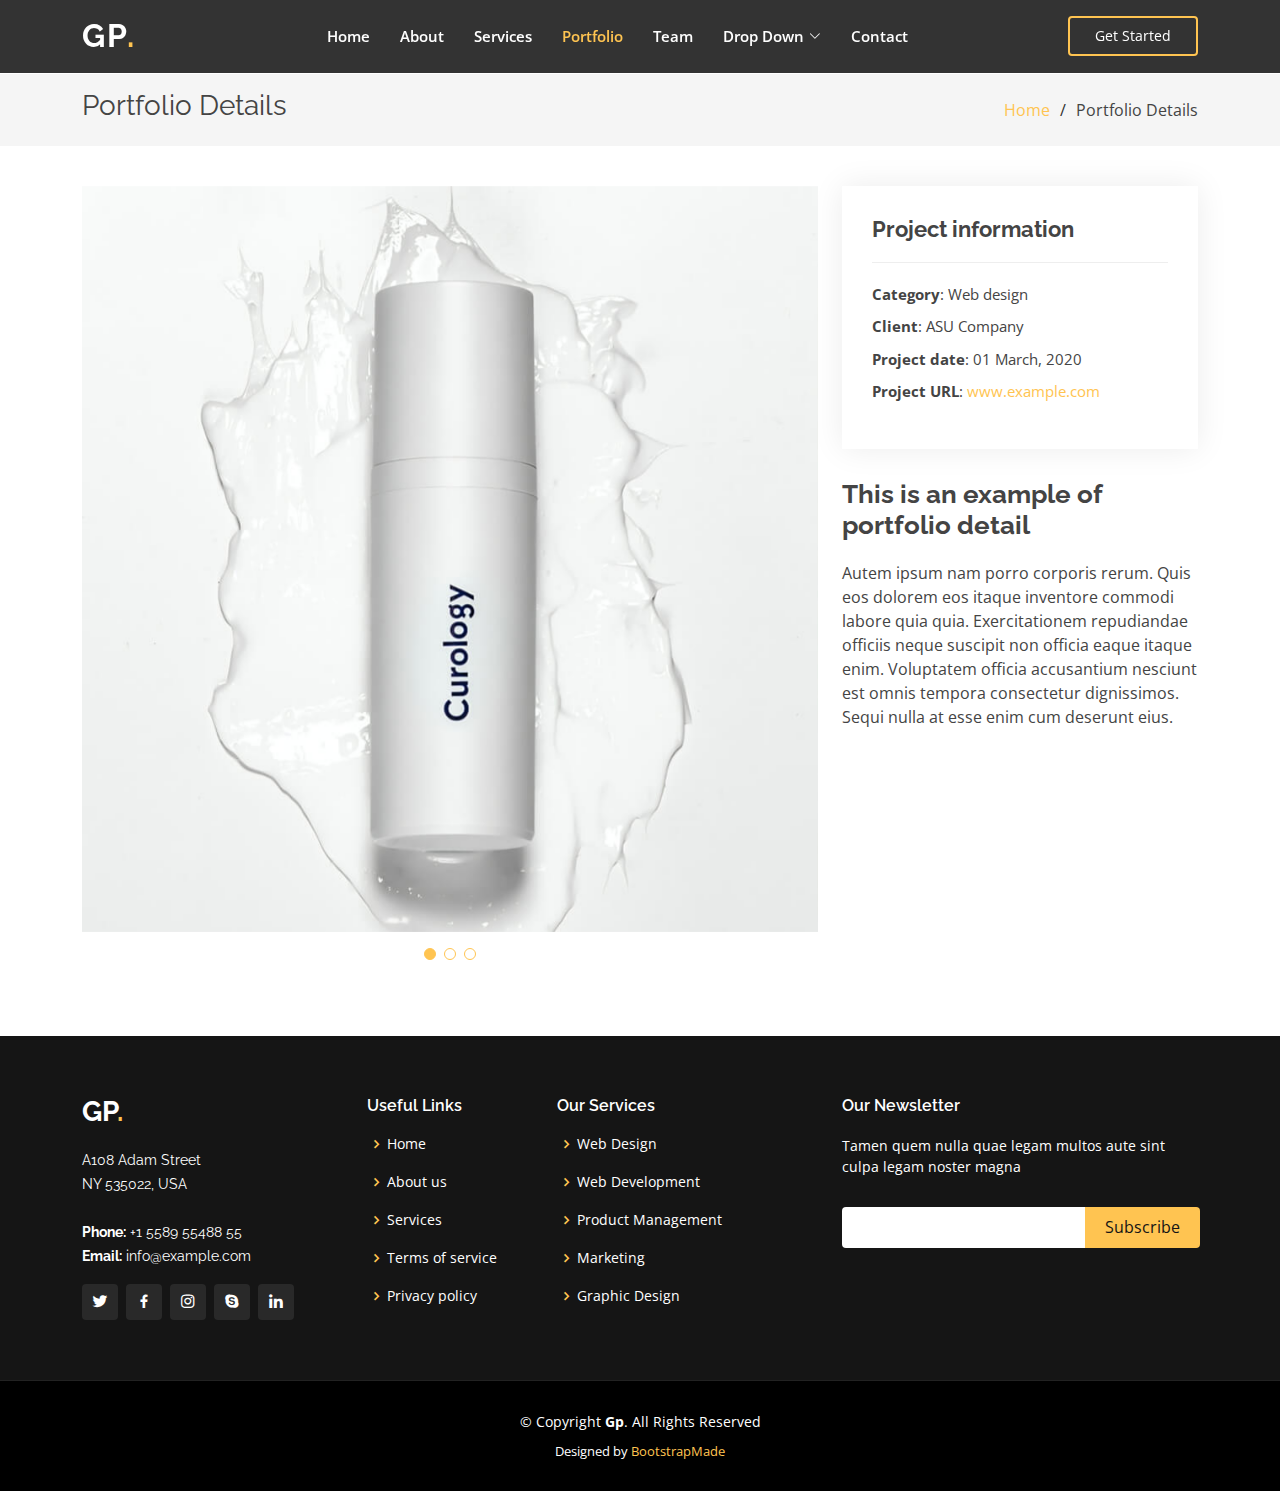
<file: Projekt/portfolio-details.html>
<!DOCTYPE html>
<html lang="en">

<head>
  <meta charset="utf-8">
  <meta content="width=device-width, initial-scale=1.0" name="viewport">

  <title>Portfolio Details - Gp Bootstrap Template</title>
  <meta content="" name="description">
  <meta content="" name="keywords">

  <!-- Favicons -->
  <link href="assets/img/favicon.png" rel="icon">
  <link href="assets/img/apple-touch-icon.png" rel="apple-touch-icon">

  <!-- Google Fonts -->
  <link href="https://fonts.googleapis.com/css?family=Open+Sans:300,300i,400,400i,600,600i,700,700i|Raleway:300,300i,400,400i,500,500i,600,600i,700,700i|Poppins:300,300i,400,400i,500,500i,600,600i,700,700i" rel="stylesheet">

  <!-- Vendor CSS Files -->
  <link href="assets/vendor/aos/aos.css" rel="stylesheet">
  <link href="assets/vendor/bootstrap/css/bootstrap.min.css" rel="stylesheet">
  <link href="assets/vendor/bootstrap-icons/bootstrap-icons.css" rel="stylesheet">
  <link href="assets/vendor/boxicons/css/boxicons.min.css" rel="stylesheet">
  <link href="assets/vendor/glightbox/css/glightbox.min.css" rel="stylesheet">
  <link href="assets/vendor/remixicon/remixicon.css" rel="stylesheet">
  <link href="assets/vendor/swiper/swiper-bundle.min.css" rel="stylesheet">

  <!-- Template Main CSS File -->
  <link href="assets/css/style.css" rel="stylesheet">

  <!-- =======================================================
  * Template Name: Gp
  * Updated: Mar 10 2023 with Bootstrap v5.2.3
  * Template URL: https://bootstrapmade.com/gp-free-multipurpose-html-bootstrap-template/
  * Author: BootstrapMade.com
  * License: https://bootstrapmade.com/license/
  ======================================================== -->
</head>

<body>

  <!-- ======= Header ======= -->
  <header id="header" class="fixed-top header-inner-pages">
    <div class="container d-flex align-items-center justify-content-lg-between">

      <h1 class="logo me-auto me-lg-0"><a href="index.html">Gp<span>.</span></a></h1>
      <!-- Uncomment below if you prefer to use an image logo -->
      <!-- <a href="index.html" class="logo me-auto me-lg-0"><img src="assets/img/logo.png" alt="" class="img-fluid"></a>-->

      <nav id="navbar" class="navbar order-last order-lg-0">
        <ul>
          <li><a class="nav-link scrollto " href="#hero">Home</a></li>
          <li><a class="nav-link scrollto" href="#about">About</a></li>
          <li><a class="nav-link scrollto" href="#services">Services</a></li>
          <li><a class="nav-link scrollto active" href="#portfolio">Portfolio</a></li>
          <li><a class="nav-link scrollto" href="#team">Team</a></li>
          <li class="dropdown"><a href="#"><span>Drop Down</span> <i class="bi bi-chevron-down"></i></a>
            <ul>
              <li><a href="#">Drop Down 1</a></li>
              <li class="dropdown"><a href="#"><span>Deep Drop Down</span> <i class="bi bi-chevron-right"></i></a>
                <ul>
                  <li><a href="#">Deep Drop Down 1</a></li>
                  <li><a href="#">Deep Drop Down 2</a></li>
                  <li><a href="#">Deep Drop Down 3</a></li>
                  <li><a href="#">Deep Drop Down 4</a></li>
                  <li><a href="#">Deep Drop Down 5</a></li>
                </ul>
              </li>
              <li><a href="#">Drop Down 2</a></li>
              <li><a href="#">Drop Down 3</a></li>
              <li><a href="#">Drop Down 4</a></li>
            </ul>
          </li>
          <li><a class="nav-link scrollto" href="#contact">Contact</a></li>
        </ul>
        <i class="bi bi-list mobile-nav-toggle"></i>
      </nav><!-- .navbar -->

      <a href="#about" class="get-started-btn scrollto">Get Started</a>

    </div>
  </header><!-- End Header -->

  <main id="main">

    <!-- ======= Breadcrumbs ======= -->
    <section id="breadcrumbs" class="breadcrumbs">
      <div class="container">

        <div class="d-flex justify-content-between align-items-center">
          <h2>Portfolio Details</h2>
          <ol>
            <li><a href="index.html">Home</a></li>
            <li>Portfolio Details</li>
          </ol>
        </div>

      </div>
    </section><!-- End Breadcrumbs -->

    <!-- ======= Portfolio Details Section ======= -->
    <section id="portfolio-details" class="portfolio-details">
      <div class="container">

        <div class="row gy-4">

          <div class="col-lg-8">
            <div class="portfolio-details-slider swiper">
              <div class="swiper-wrapper align-items-center">

                <div class="swiper-slide">
                  <img src="assets/img/portfolio/portfolio-1.jpg" alt="">
                </div>

                <div class="swiper-slide">
                  <img src="assets/img/portfolio/portfolio-2.jpg" alt="">
                </div>

                <div class="swiper-slide">
                  <img src="assets/img/portfolio/portfolio-3.jpg" alt="">
                </div>

              </div>
              <div class="swiper-pagination"></div>
            </div>
          </div>

          <div class="col-lg-4">
            <div class="portfolio-info">
              <h3>Project information</h3>
              <ul>
                <li><strong>Category</strong>: Web design</li>
                <li><strong>Client</strong>: ASU Company</li>
                <li><strong>Project date</strong>: 01 March, 2020</li>
                <li><strong>Project URL</strong>: <a href="#">www.example.com</a></li>
              </ul>
            </div>
            <div class="portfolio-description">
              <h2>This is an example of portfolio detail</h2>
              <p>
                Autem ipsum nam porro corporis rerum. Quis eos dolorem eos itaque inventore commodi labore quia quia. Exercitationem repudiandae officiis neque suscipit non officia eaque itaque enim. Voluptatem officia accusantium nesciunt est omnis tempora consectetur dignissimos. Sequi nulla at esse enim cum deserunt eius.
              </p>
            </div>
          </div>

        </div>

      </div>
    </section><!-- End Portfolio Details Section -->

  </main><!-- End #main -->

  <!-- ======= Footer ======= -->
  <footer id="footer">
    <div class="footer-top">
      <div class="container">
        <div class="row">

          <div class="col-lg-3 col-md-6">
            <div class="footer-info">
              <h3>Gp<span>.</span></h3>
              <p>
                A108 Adam Street <br>
                NY 535022, USA<br><br>
                <strong>Phone:</strong> +1 5589 55488 55<br>
                <strong>Email:</strong> info@example.com<br>
              </p>
              <div class="social-links mt-3">
                <a href="#" class="twitter"><i class="bx bxl-twitter"></i></a>
                <a href="#" class="facebook"><i class="bx bxl-facebook"></i></a>
                <a href="#" class="instagram"><i class="bx bxl-instagram"></i></a>
                <a href="#" class="google-plus"><i class="bx bxl-skype"></i></a>
                <a href="#" class="linkedin"><i class="bx bxl-linkedin"></i></a>
              </div>
            </div>
          </div>

          <div class="col-lg-2 col-md-6 footer-links">
            <h4>Useful Links</h4>
            <ul>
              <li><i class="bx bx-chevron-right"></i> <a href="#">Home</a></li>
              <li><i class="bx bx-chevron-right"></i> <a href="#">About us</a></li>
              <li><i class="bx bx-chevron-right"></i> <a href="#">Services</a></li>
              <li><i class="bx bx-chevron-right"></i> <a href="#">Terms of service</a></li>
              <li><i class="bx bx-chevron-right"></i> <a href="#">Privacy policy</a></li>
            </ul>
          </div>

          <div class="col-lg-3 col-md-6 footer-links">
            <h4>Our Services</h4>
            <ul>
              <li><i class="bx bx-chevron-right"></i> <a href="#">Web Design</a></li>
              <li><i class="bx bx-chevron-right"></i> <a href="#">Web Development</a></li>
              <li><i class="bx bx-chevron-right"></i> <a href="#">Product Management</a></li>
              <li><i class="bx bx-chevron-right"></i> <a href="#">Marketing</a></li>
              <li><i class="bx bx-chevron-right"></i> <a href="#">Graphic Design</a></li>
            </ul>
          </div>

          <div class="col-lg-4 col-md-6 footer-newsletter">
            <h4>Our Newsletter</h4>
            <p>Tamen quem nulla quae legam multos aute sint culpa legam noster magna</p>
            <form action="" method="post">
              <input type="email" name="email"><input type="submit" value="Subscribe">
            </form>

          </div>

        </div>
      </div>
    </div>

    <div class="container">
      <div class="copyright">
        &copy; Copyright <strong><span>Gp</span></strong>. All Rights Reserved
      </div>
      <div class="credits">
        <!-- All the links in the footer should remain intact. -->
        <!-- You can delete the links only if you purchased the pro version. -->
        <!-- Licensing information: https://bootstrapmade.com/license/ -->
        <!-- Purchase the pro version with working PHP/AJAX contact form: https://bootstrapmade.com/gp-free-multipurpose-html-bootstrap-template/ -->
        Designed by <a href="https://bootstrapmade.com/">BootstrapMade</a>
      </div>
    </div>
  </footer><!-- End Footer -->

  <div id="preloader"></div>
  <a href="#" class="back-to-top d-flex align-items-center justify-content-center"><i class="bi bi-arrow-up-short"></i></a>

  <!-- Vendor JS Files -->
  <script src="assets/vendor/purecounter/purecounter_vanilla.js"></script>
  <script src="assets/vendor/aos/aos.js"></script>
  <script src="assets/vendor/bootstrap/js/bootstrap.bundle.min.js"></script>
  <script src="assets/vendor/glightbox/js/glightbox.min.js"></script>
  <script src="assets/vendor/isotope-layout/isotope.pkgd.min.js"></script>
  <script src="assets/vendor/swiper/swiper-bundle.min.js"></script>
  <script src="assets/vendor/php-email-form/validate.js"></script>

  <!-- Template Main JS File -->
  <script src="assets/js/main.js"></script>

</body>

</html>
</file>
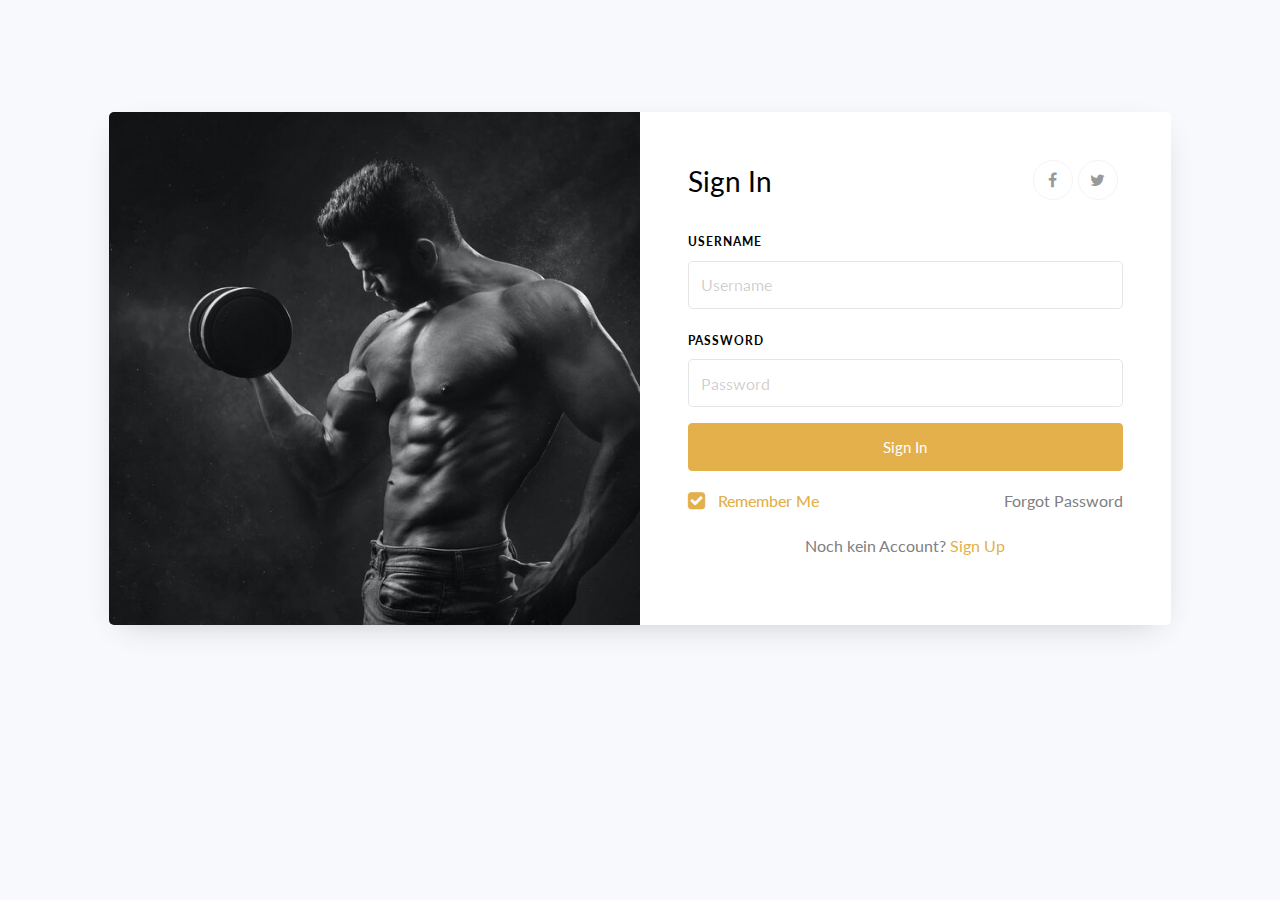
<file: Projekt/login/signin.html>
<!doctype html>
<html lang="en">
  <head>
  	<title>FM Fitness Login</title>
    <meta charset="utf-8">
    <meta name="viewport" content="width=device-width, initial-scale=1, shrink-to-fit=no">

	<link href="https://fonts.googleapis.com/css?family=Lato:300,400,700&display=swap" rel="stylesheet">

	<link rel="stylesheet" href="https://stackpath.bootstrapcdn.com/font-awesome/4.7.0/css/font-awesome.min.css">
	
	<link rel="stylesheet" href="css/style.css">

	</head>
	<body>
	<section class="ftco-section">
			<div class="row justify-content-center">
				<div class="col-md-12 col-lg-10">
					<div class="wrap d-md-flex">
						<div class="img" style="background-image: url(images/bg-1.jpg);">
			      </div>
						<div class="login-wrap p-4 p-md-5">
			      	<div class="d-flex">
			      		<div class="w-100">
			      			<h3 class="mb-4">Sign In</h3>
			      		</div>
								<div class="w-100">
									<p class="social-media d-flex justify-content-end">
										<a href="https://de-de.facebook.com/" class="social-icon d-flex align-items-center justify-content-center"><span class="fa fa-facebook"></span></a>
										<a href="https://twitter.com/?lang=de" class="social-icon d-flex align-items-center justify-content-center"><span class="fa fa-twitter"></span></a>
									</p>
								</div>
			      	</div>
							<form action="#" class="signin-form">
			      		<div class="form-group mb-3">
			      			<label class="label" for="name">Username</label>
			      			<input type="text" class="form-control" placeholder="Username" required>
			      		</div>
		            <div class="form-group mb-3">
		            	<label class="label" for="password">Password</label>
		              <input type="password" class="form-control" placeholder="Password" required>
		            </div>
		            <div class="form-group">
		            	<button type="submit" class="form-control btn btn-primary rounded submit px-3">Sign In</button>
		            </div>
		            <div class="form-group d-md-flex">
		            	<div class="w-50 text-left">
			            	<label class="checkbox-wrap checkbox-primary mb-0">Remember Me
									  <input type="checkbox" checked>
									  <span class="checkmark"></span>
										</label>
									</div>
									<div class="w-50 text-md-right">
										<a href="#">Forgot Password</a>
									</div>
		            </div>
		          </form>
		          <p class="text-center">Noch kein Account? <a href="signup.html">Sign Up</a></p>
		        </div>
		      </div>
				</div>
			</div>
		</div>
	</section>

	<script src="js/jquery.min.js"></script>
  <script src="js/popper.js"></script>
  <script src="js/bootstrap.min.js"></script>
  <script src="js/main.js"></script>

	</body>
</html>
</file>
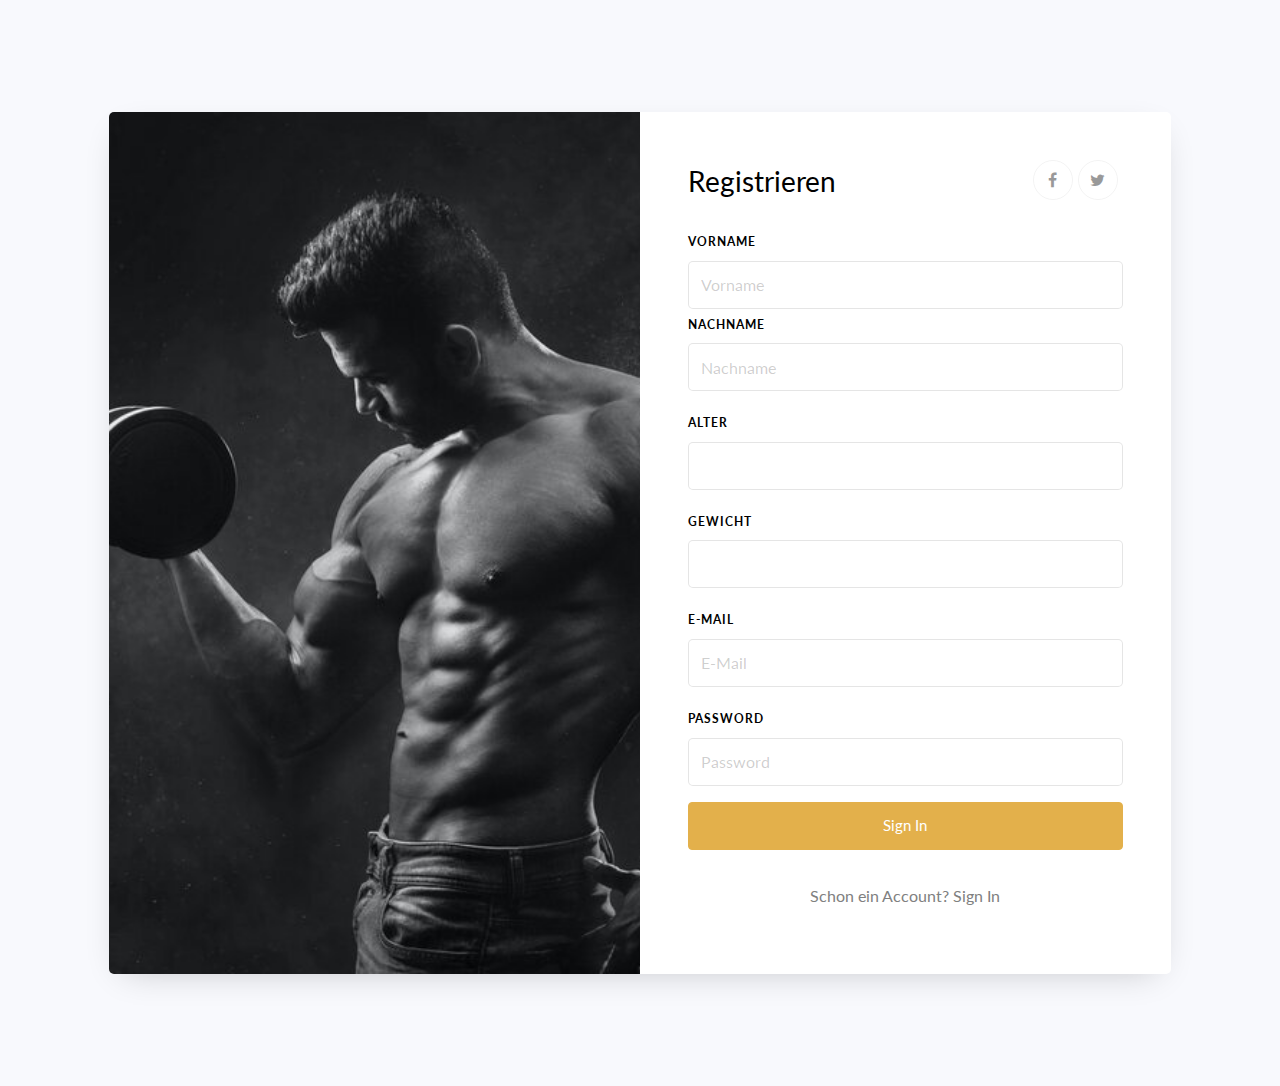
<file: Projekt/login/signup.html>
<!doctype html>
<html lang="en">
  <head>
  	<title>FM Fitness Registrieren</title>
    <meta charset="utf-8">
    <meta name="viewport" content="width=device-width, initial-scale=1, shrink-to-fit=no">

	<link href="https://fonts.googleapis.com/css?family=Lato:300,400,700&display=swap" rel="stylesheet">

	<link rel="stylesheet" href="https://stackpath.bootstrapcdn.com/font-awesome/4.7.0/css/font-awesome.min.css">
	
	<link rel="stylesheet" href="css/style.css">

	</head>
	<body>
	<section class="ftco-section">
			<div class="row justify-content-center">
				<div class="col-md-12 col-lg-10">
					<div class="wrap d-md-flex">
						<div class="img" style="background-image: url(images/bg-1.jpg);">
			      </div>
						<div class="login-wrap p-4 p-md-5">
			      	<div class="d-flex">
			      		<div class="w-100">
			      			<h3 class="mb-4">Registrieren</h3>
			      		</div>
								<div class="w-100">
									<p class="social-media d-flex justify-content-end">
										<a href="https://de-de.facebook.com/" class="social-icon d-flex align-items-center justify-content-center"><span class="fa fa-facebook"></span></a>
										<a href="https://twitter.com/?lang=de" class="social-icon d-flex align-items-center justify-content-center"><span class="fa fa-twitter"></span></a>
									</p>
								</div>
			      	</div>
							<form action="#" class="signin-form">
			      		<div class="form-group mb-3">
			      			<label class="label" for="Vorname">Vorname</label>
			      			<input type="text" class="form-control" placeholder="Vorname" required>
						<div class="form-group mb-3">
							<label class="label" for="Nachname">Nachname</label>
							<input type="text" class="form-control" placeholder="Nachname" required>
			      		</div>
						  <div class="form-group mb-3">
							<label class="label" for="Alter">Alter</label>
							<input type="number" class="form-control" min="16" max="99"  required>
			      		</div>
						  <div class="form-group mb-3">
							<label class="label" for="Gewicht">Gewicht</label>
							<input type="number" class="form-control" min="30" max="200"  required>
			      		</div>
					<div class="form-group mb-3">
		            	<label class="label" for="email">E-Mail</label>
		              <input type="email" class="form-control" placeholder="E-Mail" required>
		            </div>
		            <div class="form-group mb-3">
		            	<label class="label" for="password">Password</label>
		              <input type="password" class="form-control" placeholder="Password" required>
		            </div>
		            <div class="form-group">
		            	<button type="submit" class="form-control btn btn-primary rounded submit px-3">Sign In</button>
		            </div>
		            <div class="form-group d-md-flex">
		            </div>
		          </form>
				  <p class="text-center">Schon ein Account? <a href="signin.html">Sign In</a></p>
		        </div>
		      </div>
				</div>
			</div>
		</div>
	</section>

	<script src="js/jquery.min.js"></script>
  <script src="js/popper.js"></script>
  <script src="js/bootstrap.min.js"></script>
  <script src="js/main.js"></script>

	</body>
</html>
</file>
<file: Projekt/assets/css/style.css>
/**
* Template Name: Gp
* Updated: Mar 10 2023 with Bootstrap v5.2.3
* Template URL: https://bootstrapmade.com/gp-free-multipurpose-html-bootstrap-template/
* Author: BootstrapMade.com
* License: https://bootstrapmade.com/license/
*/

/*--------------------------------------------------------------
# General
--------------------------------------------------------------*/
body {
  font-family: "Open Sans", sans-serif;
  color: #444444;
}

a {
  color: #ffc451;
  text-decoration: none;
}

a:hover {
  color: #ffd584;
  text-decoration: none;
}

h1,
h2,
h3,
h4,
h5,
h6 {
  font-family: "Raleway", sans-serif;
}

/*--------------------------------------------------------------
# Back to top button
--------------------------------------------------------------*/
.back-to-top {
  position: fixed;
  visibility: hidden;
  opacity: 0;
  right: 15px;
  bottom: 15px;
  z-index: 996;
  background: #ffc451;
  width: 40px;
  height: 40px;
  border-radius: 4px;
  transition: all 0.4s;
}

.back-to-top i {
  font-size: 28px;
  color: #151515;
  line-height: 0;
}

.back-to-top:hover {
  background: #151515;
}

.back-to-top:hover i {
  color: #ffc451;
}

.back-to-top.active {
  visibility: visible;
  opacity: 1;
}

/*--------------------------------------------------------------
# Preloader
--------------------------------------------------------------*/
#preloader {
  position: fixed;
  top: 0;
  left: 0;
  right: 0;
  bottom: 0;
  z-index: 9999;
  overflow: hidden;
  background: #151515;
}

#preloader:before {
  content: "";
  position: fixed;
  top: calc(50% - 0px);
  left: calc(50% - 30px);
  border: 6px solid #ffc451;
  border-top-color: #151515;
  border-bottom-color: #151515;
  border-radius: 50%;
  width: 60px;
  height: 60px;
  animation: animate-preloader 1s linear infinite;
}

@keyframes animate-preloader {
  0% {
    transform: rotate(0deg);
  }

  100% {
    transform: rotate(360deg);
  }
}

/*--------------------------------------------------------------
# Disable aos animation delay on mobile devices
--------------------------------------------------------------*/
@media screen and (max-width: 768px) {
  [data-aos-delay] {
    transition-delay: 0 !important;
  }
}

/*--------------------------------------------------------------
# Header
--------------------------------------------------------------*/
#header {
  transition: all 0.5s;
  z-index: 997;
  padding: 15px 0;
}

#header.header-scrolled,
#header.header-inner-pages {
  background: rgba(0, 0, 0, 0.8);
}

#header .logo {
  font-size: 32px;
  margin: 0;
  padding: 0;
  line-height: 1;
  font-weight: 700;
  letter-spacing: 2px;
  text-transform: uppercase;
}

#header .logo a {
  color: #fff;
}

#header .logo a span {
  color: #ffc451;
}

#header .logo img {
  max-height: 40px;
}

/*--------------------------------------------------------------
#  Get Startet Button
--------------------------------------------------------------*/
.get-started-btn {
  color: #fff;
  border-radius: 4px;
  padding: 7px 25px 8px 25px;
  white-space: nowrap;
  transition: 0.3s;
  font-size: 14px;
  display: inline-block;
  border: 2px solid #ffc451;
}

.get-started-btn:hover {
  background: #ffbb38;
  color: #343a40;
}

@media (max-width: 992px) {
  .get-started-btn {
    padding: 7px 20px 8px 20px;
    margin-right: 15px;
  }
}

/*--------------------------------------------------------------
# Navigation Menu
--------------------------------------------------------------*/
/**
* Desktop Navigation 
*/
.navbar {
  padding: 0;
}

.navbar ul {
  margin: 0;
  padding: 0;
  display: flex;
  list-style: none;
  align-items: center;
}

.navbar li {
  position: relative;
}

.navbar a,
.navbar a:focus {
  display: flex;
  align-items: center;
  justify-content: space-between;
  padding: 10px 0 10px 30px;
  font-size: 15px;
  font-weight: 600;
  color: #fff;
  white-space: nowrap;
  transition: 0.3s;
}

.navbar a i,
.navbar a:focus i {
  font-size: 12px;
  line-height: 0;
  margin-left: 5px;
}

.navbar a:hover,
.navbar .active,
.navbar .active:focus,
.navbar li:hover>a {
  color: #ffc451;
}

.navbar .dropdown ul {
  display: block;
  position: absolute;
  left: 14px;
  top: calc(100% + 30px);
  margin: 0;
  padding: 10px 0;
  z-index: 99;
  opacity: 0;
  visibility: hidden;
  background: #fff;
  box-shadow: 0px 0px 30px rgba(127, 137, 161, 0.25);
  transition: 0.3s;
}

.navbar .dropdown ul li {
  min-width: 200px;
}

.navbar .dropdown ul a {
  padding: 10px 20px;
  font-size: 14px;
  text-transform: none;
  color: #151515;
  font-weight: 400;
}

.navbar .dropdown ul a i {
  font-size: 12px;
}

.navbar .dropdown ul a:hover,
.navbar .dropdown ul .active:hover,
.navbar .dropdown ul li:hover>a {
  background-color: #ffc451;
}

.navbar .dropdown:hover>ul {
  opacity: 1;
  top: 100%;
  visibility: visible;
}

.navbar .dropdown .dropdown ul {
  top: 0;
  left: calc(100% - 30px);
  visibility: hidden;
}

.navbar .dropdown .dropdown:hover>ul {
  opacity: 1;
  top: 0;
  left: 100%;
  visibility: visible;
}

@media (max-width: 1366px) {
  .navbar .dropdown .dropdown ul {
    left: -90%;
  }

  .navbar .dropdown .dropdown:hover>ul {
    left: -100%;
  }
}

/**
* Mobile Navigation 
*/
.mobile-nav-toggle {
  color: #fff;
  font-size: 28px;
  cursor: pointer;
  display: none;
  line-height: 0;
  transition: 0.5s;
}

@media (max-width: 991px) {
  .mobile-nav-toggle {
    display: block;
  }

  .navbar ul {
    display: none;
  }
}

.navbar-mobile {
  position: fixed;
  overflow: hidden;
  top: 0;
  right: 0;
  left: 0;
  bottom: 0;
  background: rgba(0, 0, 0, 0.9);
  transition: 0.3s;
  z-index: 999;
}

.navbar-mobile .mobile-nav-toggle {
  position: absolute;
  top: 15px;
  right: 15px;
}

.navbar-mobile ul {
  display: block;
  position: absolute;
  top: 55px;
  right: 15px;
  bottom: 15px;
  left: 15px;
  padding: 10px 0;
  background-color: #fff;
  overflow-y: auto;
  transition: 0.3s;
}

.navbar-mobile a,
.navbar-mobile a:focus {
  padding: 10px 20px;
  font-size: 15px;
  color: #151515;
}

.navbar-mobile a:hover,
.navbar-mobile .active,
.navbar-mobile li:hover>a {
  color: #151515;
  background-color: #ffc451;
}

.navbar-mobile .getstarted,
.navbar-mobile .getstarted:focus {
  margin: 15px;
}

.navbar-mobile .dropdown ul {
  position: static;
  display: none;
  margin: 10px 20px;
  padding: 10px 0;
  z-index: 99;
  opacity: 1;
  visibility: visible;
  background: #fff;
  box-shadow: 0px 0px 30px rgba(127, 137, 161, 0.25);
}

.navbar-mobile .dropdown ul li {
  min-width: 200px;
}

.navbar-mobile .dropdown ul a {
  padding: 10px 20px;
  color: #151515;
}

.navbar-mobile .dropdown ul a i {
  font-size: 12px;
}

.navbar-mobile .dropdown ul a:hover,
.navbar-mobile .dropdown ul .active:hover,
.navbar-mobile .dropdown ul li:hover>a {
  background-color: #ffc451;
}

.navbar-mobile .dropdown>.dropdown-active {
  display: block;
}

/*--------------------------------------------------------------
# Hero Section
--------------------------------------------------------------*/
#hero {
  width: 100%;
  height: 100vh;
  background: url("../img/hero-bg.png") top center;
  background-size: cover;
  position: relative;
}

#hero:before {
  content: "";
  background: rgba(0, 0, 0, 0.6);
  position: absolute;
  bottom: 0;
  top: 0;
  left: 0;
  right: 0;
}

#hero .container {
  position: relative;
  padding-top: 74px;
  text-align: center;
}

#hero h1 {
  margin: 0;
  font-size: 56px;
  font-weight: 700;
  line-height: 64px;
  color: #fff;
  font-family: "Poppins", sans-serif;
}

#hero h1 span {
  color: #ffc451;
}

#hero h2 {
  color: rgba(255, 255, 255, 0.9);
  margin: 10px 0 0 0;
  font-size: 24px;
}

#hero .icon-box {
  padding: 30px 20px;
  transition: ease-in-out 0.3s;
  border: 1px solid rgba(255, 255, 255, 0.3);
  height: 100%;
  text-align: center;
}

#hero .icon-box i {
  font-size: 32px;
  line-height: 1;
  color: #ffc451;
}

#hero .icon-box h3 {
  font-weight: 700;
  margin: 10px 0 0 0;
  padding: 0;
  line-height: 1;
  font-size: 20px;
  line-height: 26px;
}

#hero .icon-box h3 a {
  color: #fff;
  transition: ease-in-out 0.3s;
}

#hero .icon-box h3 a:hover {
  color: #ffc451;
}

#hero .icon-box:hover {
  border-color: #ffc451;
}

@media (min-width: 1024px) {
  #hero {
    background-attachment: fixed;
  }
}

@media (max-width: 768px) {
  #hero {
    height: auto;
  }

  #hero h1 {
    font-size: 28px;
    line-height: 36px;
  }

  #hero h2 {
    font-size: 20px;
    line-height: 24px;
  }
}

/*--------------------------------------------------------------
# Sections General
--------------------------------------------------------------*/
section {
  padding: 60px 0;
  overflow: hidden;
}

.section-title {
  padding-bottom: 40px;
}

.section-title h2 {
  font-size: 14px;
  font-weight: 500;
  padding: 0;
  line-height: 1px;
  margin: 0 0 5px 0;
  letter-spacing: 2px;
  text-transform: uppercase;
  color: #aaaaaa;
  font-family: "Poppins", sans-serif;
}

.section-title h2::after {
  content: "";
  width: 120px;
  height: 1px;
  display: inline-block;
  background: #ffde9e;
  margin: 4px 10px;
}

.section-title p {
  margin: 0;
  margin: 0;
  font-size: 36px;
  font-weight: 700;
  text-transform: uppercase;
  font-family: "Poppins", sans-serif;
  color: #151515;
}

/*--------------------------------------------------------------
# About
--------------------------------------------------------------*/
.about .content h3 {
  font-weight: 700;
  font-size: 28px;
  font-family: "Poppins", sans-serif;
}

.about .content ul {
  list-style: none;
  padding: 0;
}

.about .content ul li {
  padding: 0 0 8px 26px;
  position: relative;
}

.about .content ul i {
  position: absolute;
  font-size: 20px;
  left: 0;
  top: -3px;
  color: #ffc451;
}

.about .content p:last-child {
  margin-bottom: 0;
}

/*--------------------------------------------------------------
# Clients
--------------------------------------------------------------*/
.clients {
  padding-top: 20px;
}

.clients .swiper-slide img {
  opacity: 0.5;
  transition: 0.3s;
  filter: grayscale(100);
}

.clients .swiper-slide img:hover {
  filter: none;
  opacity: 1;
}

.clients .swiper-pagination {
  margin-top: 20px;
  position: relative;
}

.clients .swiper-pagination .swiper-pagination-bullet {
  width: 12px;
  height: 12px;
  background-color: #fff;
  opacity: 1;
  background-color: #ddd;
}

.clients .swiper-pagination .swiper-pagination-bullet-active {
  background-color: #ffc451;
}

/*--------------------------------------------------------------
# Features
--------------------------------------------------------------*/
.features {
  padding-top: 20px;
}

.features .icon-box {
  padding-left: 15px;
}

.features .icon-box h4 {
  font-size: 20px;
  font-weight: 700;
  margin: 5px 0 10px 60px;
}

.features .icon-box i {
  font-size: 48px;
  float: left;
  color: #ffc451;
}

.features .icon-box p {
  font-size: 15px;
  color: #848484;
  margin-left: 60px;
}

.features .image {
  background-position: center center;
  background-repeat: no-repeat;
  background-size: cover;
  min-height: 400px;
}

/*--------------------------------------------------------------
# Services
--------------------------------------------------------------*/
.services .icon-box {
  text-align: center;
  border: 1px solid #ebebeb;
  padding: 80px 20px;
  transition: all ease-in-out 0.3s;
  background: #fff;
}

.services .icon-box .icon {
  margin: 0 auto;
  width: 64px;
  height: 64px;
  background: #ffc451;
  border-radius: 4px;
  display: flex;
  align-items: center;
  justify-content: center;
  margin-bottom: 20px;
  transition: 0.3s;
}

.services .icon-box .icon i {
  color: #151515;
  font-size: 28px;
  transition: ease-in-out 0.3s;
}

.services .icon-box h4 {
  font-weight: 700;
  margin-bottom: 15px;
  font-size: 24px;
}

.services .icon-box h4 a {
  color: #151515;
  transition: ease-in-out 0.3s;
}

.services .icon-box h4 a:hover {
  color: #ffc451;
}

.services .icon-box p {
  line-height: 24px;
  font-size: 14px;
  margin-bottom: 0;
}

.services .icon-box:hover {
  border-color: #fff;
  box-shadow: 0px 0 25px 0 rgba(0, 0, 0, 0.1);
  transform: translateY(-10px);
}

/*--------------------------------------------------------------
# Cta
--------------------------------------------------------------*/
.cta {
  background: linear-gradient(rgba(2, 2, 2, 0.5), rgba(0, 0, 0, 0.5)), url("../img/cta-bg.jpg") fixed center center;
  background-size: cover;
  padding: 60px 0;
}

.cta h3 {
  color: #fff;
  font-size: 28px;
  font-weight: 700;
}

.cta p {
  color: #fff;
}

.cta .cta-btn {
  font-family: "Raleway", sans-serif;
  font-weight: 600;
  font-size: 16px;
  letter-spacing: 1px;
  display: inline-block;
  padding: 8px 28px;
  border-radius: 4px;
  transition: 0.5s;
  margin-top: 10px;
  border: 2px solid #fff;
  color: #fff;
}

.cta .cta-btn:hover {
  background: #ffc451;
  border-color: #ffc451;
  color: #151515;
}

/*--------------------------------------------------------------
# Portfolio
--------------------------------------------------------------*/
.portfolio .portfolio-item {
  margin-bottom: 30px;
}

.portfolio #portfolio-flters {
  padding: 0;
  margin: 0 auto 20px auto;
  list-style: none;
  text-align: center;
}

.portfolio #portfolio-flters li {
  cursor: pointer;
  display: inline-block;
  padding: 8px 15px 10px 15px;
  font-size: 14px;
  font-weight: 600;
  line-height: 1;
  text-transform: uppercase;
  color: #444444;
  margin-bottom: 5px;
  transition: all 0.3s ease-in-out;
  border-radius: 3px;
}

.portfolio #portfolio-flters li:hover,
.portfolio #portfolio-flters li.filter-active {
  color: #151515;
  background: #ffc451;
}

.portfolio #portfolio-flters li:last-child {
  margin-right: 0;
}

.portfolio .portfolio-wrap {
  transition: 0.3s;
  position: relative;
  overflow: hidden;
  z-index: 1;
  background: rgba(21, 21, 21, 0.6);
}

.portfolio .portfolio-wrap::before {
  content: "";
  background: rgba(21, 21, 21, 0.6);
  position: absolute;
  left: 0;
  right: 0;
  top: 0;
  bottom: 0;
  transition: all ease-in-out 0.3s;
  z-index: 2;
  opacity: 0;
}

.portfolio .portfolio-wrap img {
  transition: all ease-in-out 0.3s;
}

.portfolio .portfolio-wrap .portfolio-info {
  opacity: 0;
  position: absolute;
  top: 0;
  left: 0;
  right: 0;
  bottom: 0;
  z-index: 3;
  transition: all ease-in-out 0.3s;
  display: flex;
  flex-direction: column;
  justify-content: flex-end;
  align-items: flex-start;
  padding: 20px;
}

.portfolio .portfolio-wrap .portfolio-info h4 {
  font-size: 20px;
  color: #fff;
  font-weight: 600;
}

.portfolio .portfolio-wrap .portfolio-info p {
  color: rgba(255, 255, 255, 0.7);
  font-size: 14px;
  text-transform: uppercase;
  padding: 0;
  margin: 0;
  font-style: italic;
}

.portfolio .portfolio-wrap .portfolio-links {
  text-align: center;
  z-index: 4;
}

.portfolio .portfolio-wrap .portfolio-links a {
  color: #fff;
  margin: 0 5px 0 0;
  font-size: 28px;
  display: inline-block;
  transition: 0.3s;
}

.portfolio .portfolio-wrap .portfolio-links a:hover {
  color: #ffc451;
}

.portfolio .portfolio-wrap:hover::before {
  opacity: 1;
}

.portfolio .portfolio-wrap:hover img {
  transform: scale(1.2);
}

.portfolio .portfolio-wrap:hover .portfolio-info {
  opacity: 1;
}

/*--------------------------------------------------------------
# Portfolio Details
--------------------------------------------------------------*/
.portfolio-details {
  padding-top: 40px;
}

.portfolio-details .portfolio-details-slider img {
  width: 100%;
}

.portfolio-details .portfolio-details-slider .swiper-pagination {
  margin-top: 20px;
  position: relative;
}

.portfolio-details .portfolio-details-slider .swiper-pagination .swiper-pagination-bullet {
  width: 12px;
  height: 12px;
  background-color: #fff;
  opacity: 1;
  border: 1px solid #ffc451;
}

.portfolio-details .portfolio-details-slider .swiper-pagination .swiper-pagination-bullet-active {
  background-color: #ffc451;
}

.portfolio-details .portfolio-info {
  padding: 30px;
  box-shadow: 0px 0 30px rgba(21, 21, 21, 0.08);
}

.portfolio-details .portfolio-info h3 {
  font-size: 22px;
  font-weight: 700;
  margin-bottom: 20px;
  padding-bottom: 20px;
  border-bottom: 1px solid #eee;
}

.portfolio-details .portfolio-info ul {
  list-style: none;
  padding: 0;
  font-size: 15px;
}

.portfolio-details .portfolio-info ul li+li {
  margin-top: 10px;
}

.portfolio-details .portfolio-description {
  padding-top: 30px;
}

.portfolio-details .portfolio-description h2 {
  font-size: 26px;
  font-weight: 700;
  margin-bottom: 20px;
}

.portfolio-details .portfolio-description p {
  padding: 0;
}

/*--------------------------------------------------------------
# Counts
--------------------------------------------------------------*/
.counts .content {
  padding: 30px 0;
}

.counts .content h3 {
  font-weight: 700;
  font-size: 34px;
  color: #151515;
}

.counts .content p {
  margin-bottom: 0;
}

.counts .content .count-box {
  padding: 20px 0;
  width: 100%;
}

.counts .content .count-box i {
  display: block;
  font-size: 36px;
  color: #ffc451;
  float: left;
}

.counts .content .count-box span {
  font-size: 36px;
  line-height: 30px;
  display: block;
  font-weight: 700;
  color: #151515;
  margin-left: 50px;
}

.counts .content .count-box p {
  padding: 15px 0 0 0;
  margin: 0 0 0 50px;
  font-family: "Raleway", sans-serif;
  font-size: 14px;
  color: #3b3b3b;
}

.counts .content .count-box a {
  font-weight: 600;
  display: block;
  margin-top: 20px;
  color: #3b3b3b;
  font-size: 15px;
  font-family: "Poppins", sans-serif;
  transition: ease-in-out 0.3s;
}

.counts .content .count-box a:hover {
  color: #626262;
}

.counts .image {
  background: url("../img/counts-img.jpg") center center no-repeat;
  background-size: cover;
  min-height: 400px;
}

@media (max-width: 991px) {
  .counts .image {
    text-align: center;
  }

  .counts .image img {
    max-width: 80%;
  }
}

@media (max-width: 667px) {
  .counts .image img {
    max-width: 100%;
  }
}

/*--------------------------------------------------------------
# Testimonials
--------------------------------------------------------------*/
.testimonials {
  padding: 80px 0;
  background: url("../img/testimonials-bg.jpg") no-repeat;
  background-position: center center;
  background-size: cover;
  position: relative;
}

.testimonials::before {
  content: "";
  position: absolute;
  left: 0;
  right: 0;
  top: 0;
  bottom: 0;
  background: rgba(0, 0, 0, 0.7);
}

.testimonials .section-header {
  margin-bottom: 40px;
}

.testimonials .testimonials-carousel,
.testimonials .testimonials-slider {
  overflow: hidden;
}

.testimonials .testimonial-item {
  text-align: center;
  color: #fff;
}

.testimonials .testimonial-item .testimonial-img {
  width: 100px;
  border-radius: 50%;
  border: 6px solid rgba(255, 255, 255, 0.15);
  margin: 0 auto;
}

.testimonials .testimonial-item h3 {
  font-size: 20px;
  font-weight: bold;
  margin: 10px 0 5px 0;
  color: #fff;
}

.testimonials .testimonial-item h4 {
  font-size: 14px;
  color: #ddd;
  margin: 0 0 15px 0;
}

.testimonials .testimonial-item .quote-icon-left,
.testimonials .testimonial-item .quote-icon-right {
  color: rgba(255, 255, 255, 0.6);
  font-size: 26px;
}

.testimonials .testimonial-item .quote-icon-left {
  display: inline-block;
  left: -5px;
  position: relative;
}

.testimonials .testimonial-item .quote-icon-right {
  display: inline-block;
  right: -5px;
  position: relative;
  top: 10px;
}

.testimonials .testimonial-item p {
  font-style: italic;
  margin: 0 auto 15px auto;
  color: #eee;
}

.testimonials .swiper-pagination {
  margin-top: 20px;
  position: relative;
}

.testimonials .swiper-pagination .swiper-pagination-bullet {
  width: 12px;
  height: 12px;
  background-color: rgba(255, 255, 255, 0.4);
  opacity: 0.5;
}

.testimonials .swiper-pagination .swiper-pagination-bullet-active {
  background-color: #ffc451;
  opacity: 1;
}

@media (min-width: 1024px) {
  .testimonials {
    background-attachment: fixed;
  }
}

@media (min-width: 992px) {
  .testimonials .testimonial-item p {
    width: 80%;
  }
}

/*--------------------------------------------------------------
# Team
--------------------------------------------------------------*/
.team {
  background: #fff;
  padding: 60px 0;
}

.team .member {
  margin-bottom: 20px;
  overflow: hidden;
  border-radius: 5px;
  background: #fff;
  box-shadow: 0px 2px 15px rgba(0, 0, 0, 0.1);
}

.team .member .member-img {
  position: relative;
  overflow: hidden;
}

.team .member .social {
  position: absolute;
  left: 0;
  bottom: 30px;
  right: 0;
  opacity: 0;
  transition: ease-in-out 0.3s;
  text-align: center;
}

.team .member .social a {
  transition: color 0.3s;
  color: #151515;
  margin: 0 3px;
  border-radius: 4px;
  width: 36px;
  height: 36px;
  background: rgba(255, 255, 255, 0.8);
  transition: ease-in-out 0.3s;
  color: #484848;
  display: inline-flex;
  justify-content: center;
  align-items: center;
}

.team .member .social a:hover {
  color: #151515;
  background: #ffc451;
}

.team .member .social i {
  font-size: 18px;
  line-height: 0;
}

.team .member .member-info {
  padding: 25px 15px;
}

.team .member .member-info h4 {
  font-weight: 700;
  margin-bottom: 5px;
  font-size: 18px;
  color: #151515;
}

.team .member .member-info span {
  display: block;
  font-size: 13px;
  font-weight: 400;
  color: #aaaaaa;
}

.team .member .member-info p {
  font-style: italic;
  font-size: 14px;
  line-height: 26px;
  color: #777777;
}

.team .member:hover .social {
  opacity: 1;
  bottom: 15px;
}

/*--------------------------------------------------------------
# Contact
--------------------------------------------------------------*/
.contact .info {
  width: 100%;
  background: #fff;
}

.contact .info i {
  font-size: 20px;
  background: #ffc451;
  color: #151515;
  float: left;
  width: 44px;
  height: 44px;
  display: flex;
  justify-content: center;
  align-items: center;
  border-radius: 4px;
  transition: all 0.3s ease-in-out;
}

.contact .info h4 {
  padding: 0 0 0 60px;
  font-size: 22px;
  font-weight: 600;
  margin-bottom: 5px;
  color: #151515;
}

.contact .info p {
  padding: 0 0 0 60px;
  margin-bottom: 0;
  font-size: 14px;
  color: #484848;
}

.contact .info .email,
.contact .info .phone {
  margin-top: 40px;
}

.contact .php-email-form {
  width: 100%;
  background: #fff;
}

.contact .php-email-form .form-group {
  padding-bottom: 8px;
}

.contact .php-email-form .error-message {
  display: none;
  color: #fff;
  background: #ed3c0d;
  text-align: left;
  padding: 15px;
  font-weight: 600;
}

.contact .php-email-form .error-message br+br {
  margin-top: 25px;
}

.contact .php-email-form .sent-message {
  display: none;
  color: #fff;
  background: #18d26e;
  text-align: center;
  padding: 15px;
  font-weight: 600;
}

.contact .php-email-form .loading {
  display: none;
  background: #fff;
  text-align: center;
  padding: 15px;
}

.contact .php-email-form .loading:before {
  content: "";
  display: inline-block;
  border-radius: 50%;
  width: 24px;
  height: 24px;
  margin: 0 10px -6px 0;
  border: 3px solid #18d26e;
  border-top-color: #eee;
  animation: animate-loading 1s linear infinite;
}

.contact .php-email-form input,
.contact .php-email-form textarea {
  border-radius: 0;
  box-shadow: none;
  font-size: 14px;
  border-radius: 4px;
}

.contact .php-email-form input:focus,
.contact .php-email-form textarea:focus {
  border-color: #ffc451;
}

.contact .php-email-form input {
  height: 44px;
}

.contact .php-email-form textarea {
  padding: 10px 12px;
}

.contact .php-email-form button[type=submit] {
  background: #ffc451;
  border: 0;
  padding: 10px 24px;
  color: #151515;
  transition: 0.4s;
  border-radius: 4px;
}

.contact .php-email-form button[type=submit]:hover {
  background: #ffcd6b;
}

@keyframes animate-loading {
  0% {
    transform: rotate(0deg);
  }

  100% {
    transform: rotate(360deg);
  }
}

/*--------------------------------------------------------------
# Breadcrumbs
--------------------------------------------------------------*/
.breadcrumbs {
  padding: 15px 0;
  background: whitesmoke;
  min-height: 40px;
  margin-top: 74px;
}

.breadcrumbs h2 {
  font-size: 28px;
  font-weight: 400;
}

.breadcrumbs ol {
  display: flex;
  flex-wrap: wrap;
  list-style: none;
  padding: 0;
  margin: 0;
}

.breadcrumbs ol li+li {
  padding-left: 10px;
}

.breadcrumbs ol li+li::before {
  display: inline-block;
  padding-right: 10px;
  color: #2f2f2f;
  content: "/";
}

@media (max-width: 992px) {
  .breadcrumbs {
    margin-top: 68px;
  }

  .breadcrumbs .d-flex {
    display: block !important;
  }

  .breadcrumbs ol {
    display: block;
  }

  .breadcrumbs ol li {
    display: inline-block;
  }
}

/*--------------------------------------------------------------
# Footer
--------------------------------------------------------------*/
#footer {
  background: black;
  padding: 0 0 30px 0;
  color: #fff;
  font-size: 14px;
}

#footer .footer-top {
  background: #151515;
  border-bottom: 1px solid #222222;
  padding: 60px 0 30px 0;
}

#footer .footer-top .footer-info {
  margin-bottom: 30px;
}

#footer .footer-top .footer-info h3 {
  font-size: 28px;
  margin: 0 0 20px 0;
  padding: 2px 0 2px 0;
  line-height: 1;
  font-weight: 700;
  text-transform: uppercase;
}

#footer .footer-top .footer-info h3 span {
  color: #ffc451;
}

#footer .footer-top .footer-info p {
  font-size: 14px;
  line-height: 24px;
  margin-bottom: 0;
  font-family: "Raleway", sans-serif;
  color: #fff;
}

#footer .footer-top .social-links a {
  font-size: 18px;
  display: inline-block;
  background: #292929;
  color: #fff;
  line-height: 1;
  padding: 8px 0;
  margin-right: 4px;
  border-radius: 4px;
  text-align: center;
  width: 36px;
  height: 36px;
  transition: 0.3s;
}

#footer .footer-top .social-links a:hover {
  background: #ffc451;
  color: #151515;
  text-decoration: none;
}

#footer .footer-top h4 {
  font-size: 16px;
  font-weight: 600;
  color: #fff;
  position: relative;
  padding-bottom: 12px;
}

#footer .footer-top .footer-links {
  margin-bottom: 30px;
}

#footer .footer-top .footer-links ul {
  list-style: none;
  padding: 0;
  margin: 0;
}

#footer .footer-top .footer-links ul i {
  padding-right: 2px;
  color: #ffc451;
  font-size: 18px;
  line-height: 1;
}

#footer .footer-top .footer-links ul li {
  padding: 10px 0;
  display: flex;
  align-items: center;
}

#footer .footer-top .footer-links ul li:first-child {
  padding-top: 0;
}

#footer .footer-top .footer-links ul a {
  color: #fff;
  transition: 0.3s;
  display: inline-block;
  line-height: 1;
}

#footer .footer-top .footer-links ul a:hover {
  color: #ffc451;
}

#footer .footer-top .footer-newsletter form {
  margin-top: 30px;
  background: #fff;
  padding: 6px 10px;
  position: relative;
  border-radius: 4px;
}

#footer .footer-top .footer-newsletter form input[type=email] {
  border: 0;
  padding: 4px;
  width: calc(100% - 110px);
}

#footer .footer-top .footer-newsletter form input[type=submit] {
  position: absolute;
  top: 0;
  right: -2px;
  bottom: 0;
  border: 0;
  background: none;
  font-size: 16px;
  padding: 0 20px;
  background: #ffc451;
  color: #151515;
  transition: 0.3s;
  border-radius: 0 4px 4px 0;
}

#footer .footer-top .footer-newsletter form input[type=submit]:hover {
  background: #ffcd6b;
}

#footer .copyright {
  text-align: center;
  padding-top: 30px;
}

#footer .credits {
  padding-top: 10px;
  text-align: center;
  font-size: 13px;
  color: #fff;
}
</file>
